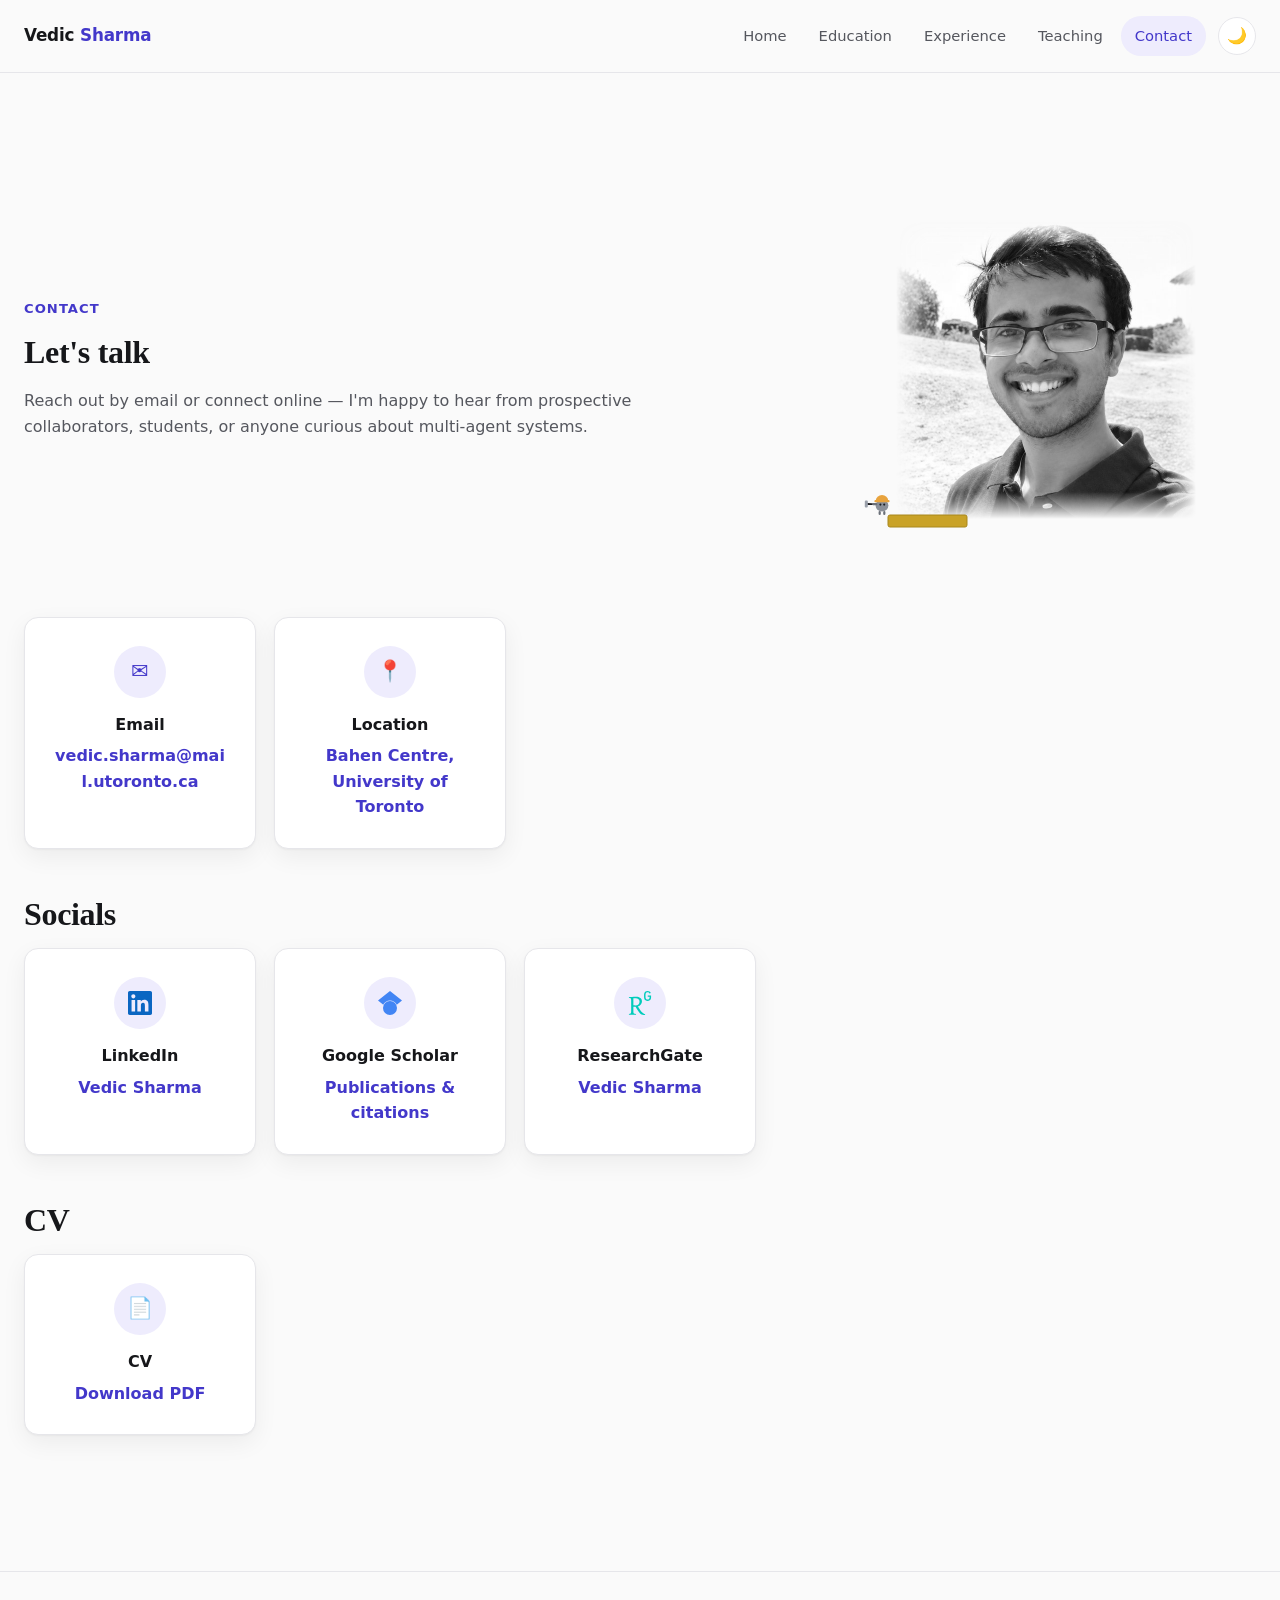
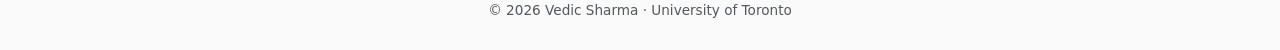
<file: contact.html>
<!DOCTYPE html>
<html lang="en">
<head>
<meta charset="UTF-8" />
<meta name="viewport" content="width=device-width, initial-scale=1.0" />
<title>Contact — Vedic Sharma</title>
<meta name="description" content="Get in touch with Vedic Sharma, PhD candidate in Computer Science at the University of Toronto." />
<link rel="stylesheet" href="css/style.css" />
</head>
<body>

<header class="site-header">
  <nav class="nav">
    <a class="brand" href="index.html">Vedic <span>Sharma</span></a>
    <button class="nav-toggle" aria-label="Toggle menu">☰</button>
    <div class="nav-links">
      <a href="index.html">Home</a>
      <a href="education.html">Education</a>
      <a href="experience.html">Experience</a>
      <a href="teaching.html">Teaching</a>
      <a href="contact.html" class="active">Contact</a>
      <button class="theme-toggle" aria-label="Toggle dark mode">🌙</button>
    </div>
  </nav>
</header>

<main>
  <div class="wrap">
    <section class="block" style="padding-top:56px;">
      <div class="contact-intro">
        <div class="section-head">
          <div class="kicker">Contact</div>
          <h2>Let's talk</h2>
          <p>Reach out by email or connect online — I'm happy to hear from prospective
          collaborators, students, or anyone curious about multi-agent systems.</p>
        </div>
        <div class="hero-photo">
          <img src="assets/headshot.jpg" width="600" height="600"
               alt="Vedic Sharma" />
        </div>
      </div>

      <div class="contact-grid">
        <div class="contact-card reveal">
          <div class="icon">✉️</div>
          <h3>Email</h3>
          <a class="value" href="mailto:vedic.sharma@mail.utoronto.ca">vedic.sharma@mail.utoronto.ca</a>
        </div>
        <div class="contact-card reveal">
          <div class="icon">📍</div>
          <h3>Location</h3>
          <a class="value" href="https://www.google.com/maps/search/?api=1&query=Bahen+Centre+for+Information+Technology%2C+40+St+George+St%2C+Toronto%2C+ON" target="_blank" rel="noopener">Bahen Centre, University of Toronto</a>
        </div>
      </div>

      <h2 class="contact-category-head">Socials</h2>

      <div class="contact-grid">
        <div class="contact-card reveal">
          <div class="icon brand-icon">
            <svg viewBox="0 0 24 24" role="img" aria-label="LinkedIn"><title>LinkedIn</title><path fill="#0A66C2" d="M20.447 20.452h-3.554v-5.569c0-1.328-.027-3.037-1.852-3.037-1.853 0-2.136 1.445-2.136 2.939v5.667H9.351V9h3.414v1.561h.046c.477-.9 1.637-1.85 3.37-1.85 3.601 0 4.267 2.37 4.267 5.455v6.286zM5.337 7.433c-1.144 0-2.063-.926-2.063-2.065 0-1.138.92-2.063 2.063-2.063 1.14 0 2.064.925 2.064 2.063 0 1.139-.925 2.065-2.064 2.065zm1.782 13.019H3.555V9h3.564v11.452zM22.225 0H1.771C.792 0 0 .774 0 1.729v20.542C0 23.227.792 24 1.771 24h20.451C23.2 24 24 23.227 24 22.271V1.729C24 .774 23.2 0 22.222 0h.003z"/></svg>
          </div>
          <h3>LinkedIn</h3>
          <a class="value" href="https://www.linkedin.com/in/vedic-sharma-9565b9103/" target="_blank" rel="noopener">Vedic Sharma</a>
        </div>
        <div class="contact-card reveal">
          <div class="icon brand-icon">
            <svg viewBox="0 0 24 24" role="img" aria-label="Google Scholar"><title>Google Scholar</title><path fill="#4285F4" d="M5.242 13.769L0 9.5 12 0l12 9.5-5.242 4.269C17.548 11.249 14.978 9.5 12 9.5c-2.977 0-5.548 1.748-6.758 4.269zM12 10a7 7 0 1 0 0 14 7 7 0 0 0 0-14z"/></svg>
          </div>
          <h3>Google Scholar</h3>
          <a class="value" href="https://scholar.google.com/citations?user=WPp9QFkAAAAJ&hl=en&authuser=1" target="_blank" rel="noopener">Publications & citations</a>
        </div>
        <div class="contact-card reveal">
          <div class="icon brand-icon">
            <svg viewBox="0 0 24 24" role="img" aria-label="ResearchGate"><title>ResearchGate</title><path fill="#00CCBB" d="M19.586 0c-.818 0-1.508.19-2.073.565-.563.377-.97.936-1.213 1.68a3.193 3.193 0 0 0-.112.437 8.365 8.365 0 0 0-.078.53 9 9 0 0 0-.05.727c-.01.282-.013.621-.013 1.016a31.121 31.123 0 0 0 .014 1.017 9 9 0 0 0 .05.727 7.946 7.946 0 0 0 .077.53h-.005a3.334 3.334 0 0 0 .113.438c.245.743.65 1.303 1.214 1.68.565.376 1.256.564 2.075.564.8 0 1.536-.213 2.105-.603.57-.39.94-.916 1.175-1.65.076-.235.135-.558.177-.93a10.9 10.9 0 0 0 .043-1.207v-.82c0-.095-.047-.142-.14-.142h-3.064c-.094 0-.14.047-.14.141v.956c0 .094.046.14.14.14h1.666c.056 0 .084.03.084.086 0 .36 0 .62-.036.865-.038.244-.1.447-.147.606-.108.385-.348.664-.638.876-.29.212-.738.35-1.227.35-.545 0-.901-.15-1.21-.353-.306-.203-.517-.454-.67-.915a3.136 3.136 0 0 1-.147-.762 17.366 17.367 0 0 1-.034-.656c-.01-.26-.014-.572-.014-.939a26.401 26.403 0 0 1 .014-.938 15.821 15.822 0 0 1 .035-.656 3.19 3.19 0 0 1 .148-.76 1.89 1.89 0 0 1 .742-1.01c.344-.244.593-.352 1.137-.352.508 0 .815.096 1.144.303.33.207.528.492.764.925.047.094.111.118.198.07l1.044-.43c.075-.048.09-.115.042-.199a3.549 3.549 0 0 0-.466-.742 3 3 0 0 0-.679-.607 3.313 3.313 0 0 0-.903-.41A4.068 4.068 0 0 0 19.586 0zM8.217 5.836c-1.69 0-3.036.086-4.297.086-1.146 0-2.291 0-3.007-.029v.831l1.088.2c.744.144 1.174.488 1.174 2.264v11.288c0 1.777-.43 2.12-1.174 2.263l-1.088.2v.832c.773-.029 2.12-.086 3.465-.086 1.29 0 2.951.057 3.667.086v-.831l-1.49-.2c-.773-.115-1.174-.487-1.174-2.264v-4.784c.688.057 1.29.057 2.206.057 1.748 3.123 3.41 5.472 4.355 6.56.86 1.032 2.177 1.691 3.839 1.691.487 0 1.003-.086 1.318-.23v-.744c-1.031 0-2.063-.716-2.808-1.518-1.26-1.376-2.95-3.582-4.355-6.074 2.32-.545 4.04-2.722 4.04-4.9 0-3.208-2.492-4.698-5.758-4.698zm-.515 1.29c2.406 0 3.839 1.26 3.839 3.552 0 2.263-1.547 3.782-4.097 3.782-.974 0-1.404-.03-2.063-.086v-7.19c.66-.059 1.547-.059 2.32-.059z"/></svg>
          </div>
          <h3>ResearchGate</h3>
          <a class="value" href="https://www.researchgate.net/profile/Vedic-Sharma/research" target="_blank" rel="noopener">Vedic Sharma</a>
        </div>
      </div>

      <h2 class="contact-category-head">CV</h2>

      <div class="contact-grid">
        <div class="contact-card reveal">
          <div class="icon">📄</div>
          <h3>CV</h3>
          <a class="value" href="cv.pdf" target="_blank" rel="noopener">Download PDF</a>
        </div>
      </div>
    </section>
  </div>
</main>

<footer>
  <div class="wrap">© 2026 Vedic Sharma · University of Toronto</div>
</footer>

<script src="js/main.js"></script>
<script src="js/hero-frame.js"></script>
</body>
</html>
</file>
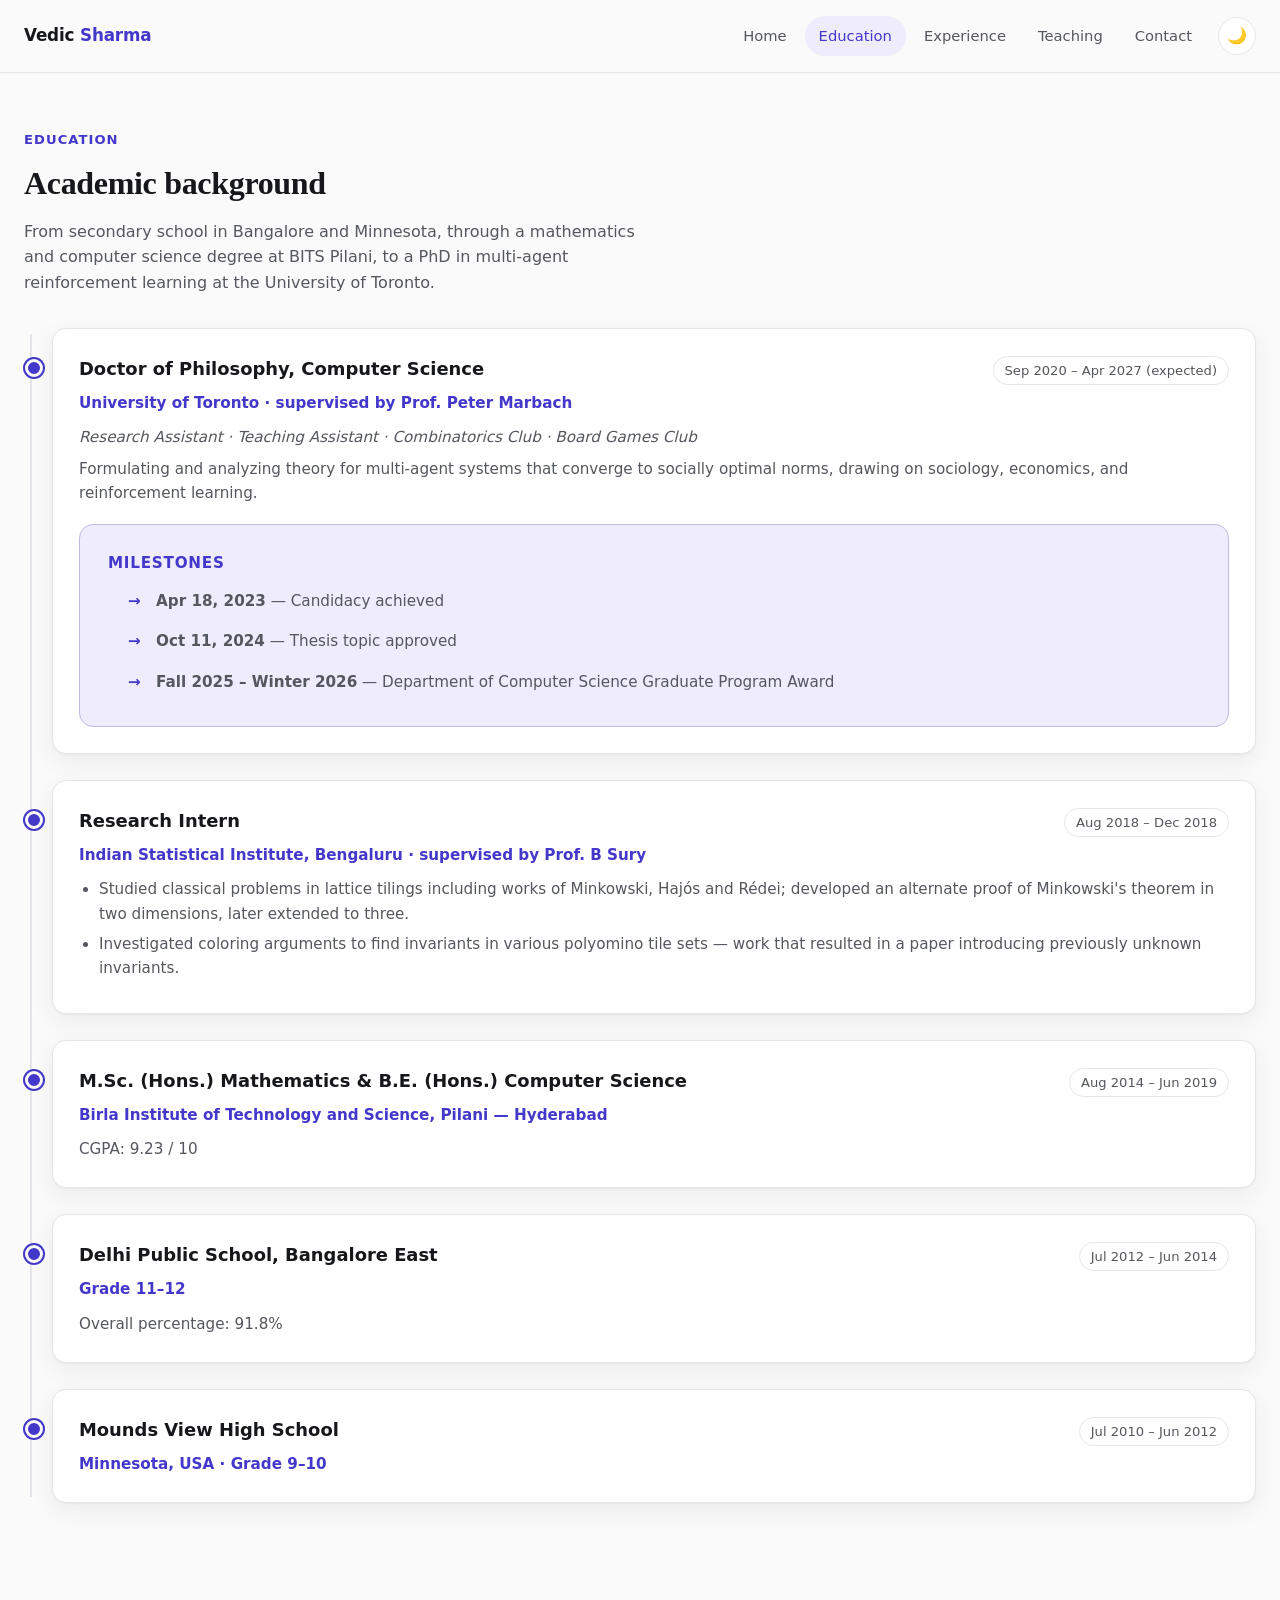
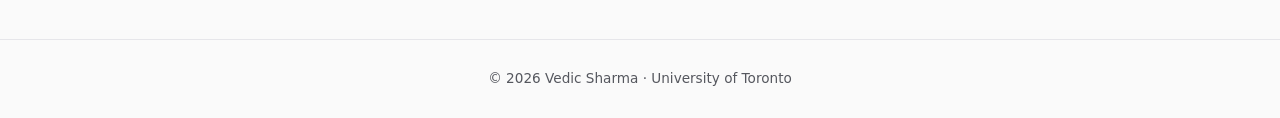
<file: education.html>
<!DOCTYPE html>
<html lang="en">
<head>
<meta charset="UTF-8" />
<meta name="viewport" content="width=device-width, initial-scale=1.0" />
<title>Education — Vedic Sharma</title>
<meta name="description" content="Education background of Vedic Sharma: PhD at University of Toronto, Research Internship at the Indian Statistical Institute, and M.Sc./B.E. at BITS Pilani." />
<link rel="stylesheet" href="css/style.css" />
</head>
<body>

<header class="site-header">
  <nav class="nav">
    <a class="brand" href="index.html">Vedic <span>Sharma</span></a>
    <button class="nav-toggle" aria-label="Toggle menu">☰</button>
    <div class="nav-links">
      <a href="index.html">Home</a>
      <a href="education.html" class="active">Education</a>
      <a href="experience.html">Experience</a>
      <a href="teaching.html">Teaching</a>
      <a href="contact.html">Contact</a>
      <button class="theme-toggle" aria-label="Toggle dark mode">🌙</button>
    </div>
  </nav>
</header>

<main>
  <div class="wrap">
    <section class="block" style="padding-top:56px;">
      <div class="section-head">
        <div class="kicker">Education</div>
        <h2>Academic background</h2>
        <p>From secondary school in Bangalore and Minnesota, through a mathematics and computer science
        degree at BITS Pilani, to a PhD in multi-agent reinforcement learning at the University of Toronto.</p>
      </div>

      <div class="timeline">
        <div class="card reveal">
          <div class="card-row">
            <h3>Doctor of Philosophy, Computer Science</h3>
            <span class="dates">Sep 2020 – Apr 2027 (expected)</span>
          </div>
          <div class="org">University of Toronto · supervised by Prof. Peter Marbach</div>
          <p class="tagline" style="margin-top:10px;">Research Assistant · Teaching Assistant · Combinatorics Club · Board Games Club</p>
          <p>
            Formulating and analyzing theory for multi-agent systems that converge to socially
            optimal norms, drawing on sociology, economics, and reinforcement learning.
          </p>
          <div class="highlight-box" style="margin-top:18px;">
            <h4>Milestones</h4>
            <ul>
              <li><strong>Apr 18, 2023</strong> — Candidacy achieved</li>
              <li><strong>Oct 11, 2024</strong> — Thesis topic approved</li>
              <li><strong>Fall 2025 – Winter 2026</strong> — Department of Computer Science Graduate Program Award</li>
            </ul>
          </div>
        </div>

        <div class="card reveal">
          <div class="card-row">
            <h3>Research Intern</h3>
            <span class="dates">Aug 2018 – Dec 2018</span>
          </div>
          <div class="org">Indian Statistical Institute, Bengaluru · supervised by Prof. B Sury</div>
          <ul>
            <li>Studied classical problems in lattice tilings including works of Minkowski, Hajós and
              Rédei; developed an alternate proof of Minkowski's theorem in two dimensions, later
              extended to three.</li>
            <li>Investigated coloring arguments to find invariants in various polyomino tile sets —
              work that resulted in a paper introducing previously unknown invariants.</li>
          </ul>
        </div>

        <div class="card reveal">
          <div class="card-row">
            <h3>M.Sc. (Hons.) Mathematics &amp; B.E. (Hons.) Computer Science</h3>
            <span class="dates">Aug 2014 – Jun 2019</span>
          </div>
          <div class="org">Birla Institute of Technology and Science, Pilani — Hyderabad</div>
          <p style="margin-top:10px;">CGPA: 9.23 / 10</p>
        </div>

        <div class="card reveal">
          <div class="card-row">
            <h3>Delhi Public School, Bangalore East</h3>
            <span class="dates">Jul 2012 – Jun 2014</span>
          </div>
          <div class="org">Grade 11–12</div>
          <p style="margin-top:10px;">Overall percentage: 91.8%</p>
        </div>

        <div class="card reveal">
          <div class="card-row">
            <h3>Mounds View High School</h3>
            <span class="dates">Jul 2010 – Jun 2012</span>
          </div>
          <div class="org">Minnesota, USA · Grade 9–10</div>
        </div>
      </div>
    </section>
  </div>
</main>

<footer>
  <div class="wrap">© 2026 Vedic Sharma · University of Toronto</div>
</footer>

<script src="js/main.js"></script>
</body>
</html>
</file>
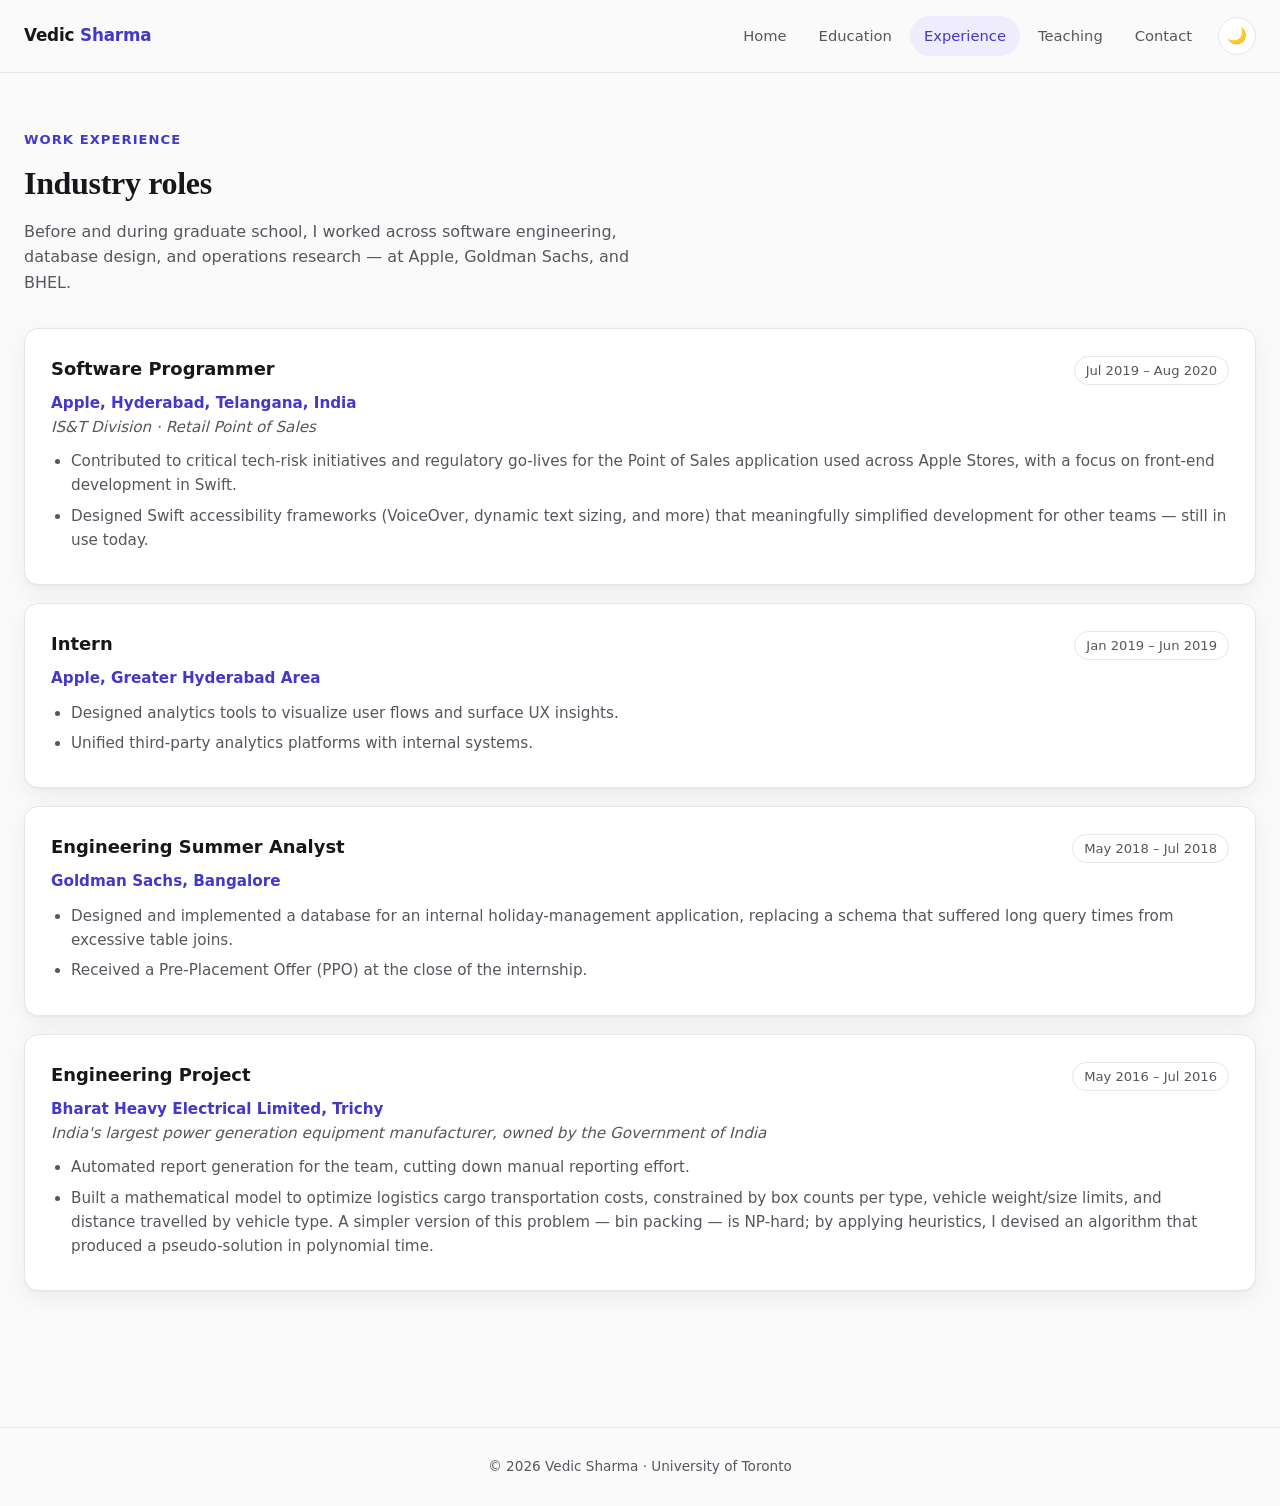
<file: experience.html>
<!DOCTYPE html>
<html lang="en">
<head>
<meta charset="UTF-8" />
<meta name="viewport" content="width=device-width, initial-scale=1.0" />
<title>Work Experience — Vedic Sharma</title>
<meta name="description" content="Work experience of Vedic Sharma, including roles at Apple, Goldman Sachs, and Bharat Heavy Electrical Limited." />
<link rel="stylesheet" href="css/style.css" />
</head>
<body>

<header class="site-header">
  <nav class="nav">
    <a class="brand" href="index.html">Vedic <span>Sharma</span></a>
    <button class="nav-toggle" aria-label="Toggle menu">☰</button>
    <div class="nav-links">
      <a href="index.html">Home</a>
      <a href="education.html">Education</a>
      <a href="experience.html" class="active">Experience</a>
      <a href="teaching.html">Teaching</a>
      <a href="contact.html">Contact</a>
      <button class="theme-toggle" aria-label="Toggle dark mode">🌙</button>
    </div>
  </nav>
</header>

<main>
  <div class="wrap">
    <section class="block" style="padding-top:56px;">
      <div class="section-head">
        <div class="kicker">Work Experience</div>
        <h2>Industry roles</h2>
        <p>Before and during graduate school, I worked across software engineering, database design,
        and operations research — at Apple, Goldman Sachs, and BHEL.</p>
      </div>

      <div class="card-grid">
        <div class="card reveal">
          <div class="card-row">
            <h3>Software Programmer</h3>
            <span class="dates">Jul 2019 – Aug 2020</span>
          </div>
          <div class="org">Apple, Hyderabad, Telangana, India</div>
          <p class="tagline">IS&amp;T Division · Retail Point of Sales</p>
          <ul>
            <li>Contributed to critical tech-risk initiatives and regulatory go-lives for the Point of
              Sales application used across Apple Stores, with a focus on front-end development in
              Swift.</li>
            <li>Designed Swift accessibility frameworks (VoiceOver, dynamic text sizing, and more)
              that meaningfully simplified development for other teams — still in use today.</li>
          </ul>
        </div>

        <div class="card reveal">
          <div class="card-row">
            <h3>Intern</h3>
            <span class="dates">Jan 2019 – Jun 2019</span>
          </div>
          <div class="org">Apple, Greater Hyderabad Area</div>
          <ul>
            <li>Designed analytics tools to visualize user flows and surface UX insights.</li>
            <li>Unified third-party analytics platforms with internal systems.</li>
          </ul>
        </div>

        <div class="card reveal">
          <div class="card-row">
            <h3>Engineering Summer Analyst</h3>
            <span class="dates">May 2018 – Jul 2018</span>
          </div>
          <div class="org">Goldman Sachs, Bangalore</div>
          <ul>
            <li>Designed and implemented a database for an internal holiday-management application,
              replacing a schema that suffered long query times from excessive table joins.</li>
            <li>Received a Pre-Placement Offer (PPO) at the close of the internship.</li>
          </ul>
        </div>

        <div class="card reveal">
          <div class="card-row">
            <h3>Engineering Project</h3>
            <span class="dates">May 2016 – Jul 2016</span>
          </div>
          <div class="org">Bharat Heavy Electrical Limited, Trichy</div>
          <p class="tagline">India's largest power generation equipment manufacturer, owned by the Government of India</p>
          <ul>
            <li>Automated report generation for the team, cutting down manual reporting effort.</li>
            <li>Built a mathematical model to optimize logistics cargo transportation costs, constrained
              by box counts per type, vehicle weight/size limits, and distance travelled by vehicle
              type. A simpler version of this problem — bin packing — is NP-hard; by applying heuristics,
              I devised an algorithm that produced a pseudo-solution in polynomial time.</li>
          </ul>
        </div>
      </div>
    </section>
  </div>
</main>

<footer>
  <div class="wrap">© 2026 Vedic Sharma · University of Toronto</div>
</footer>

<script src="js/main.js"></script>
</body>
</html>
</file>
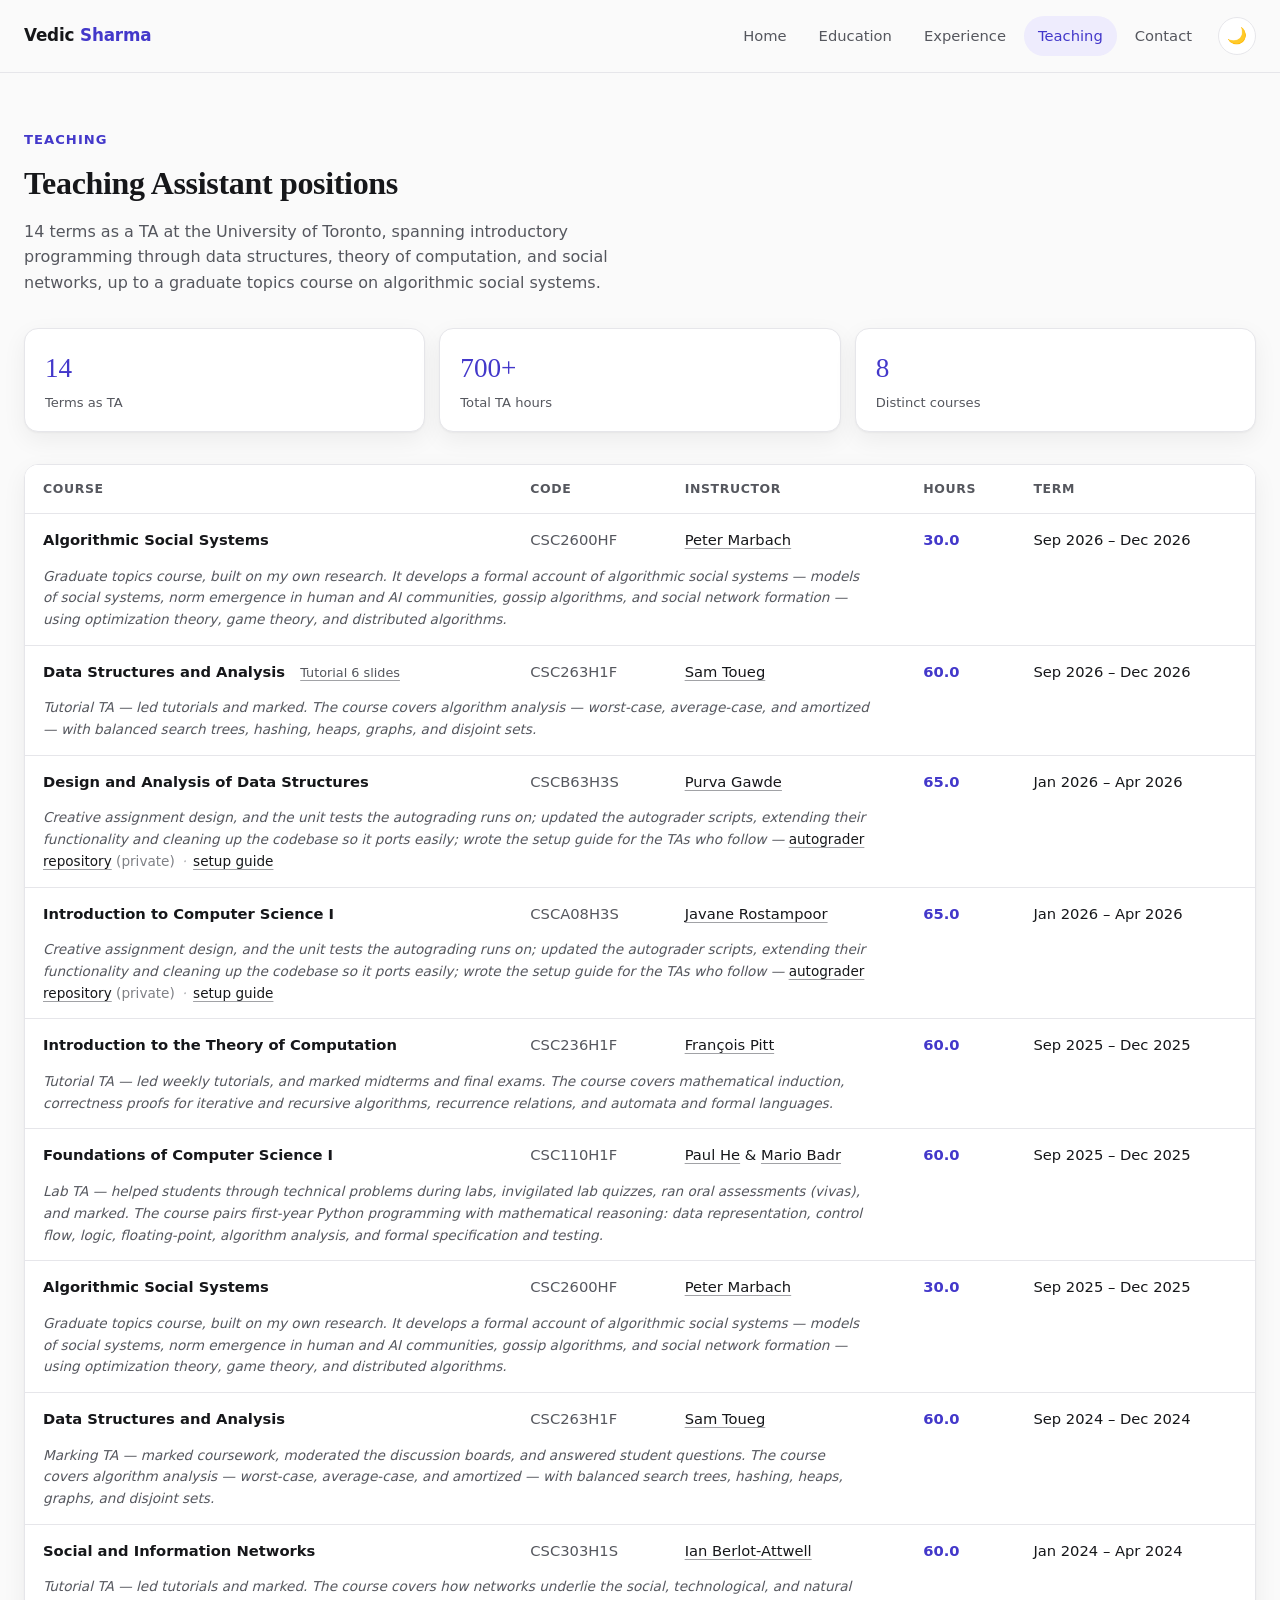
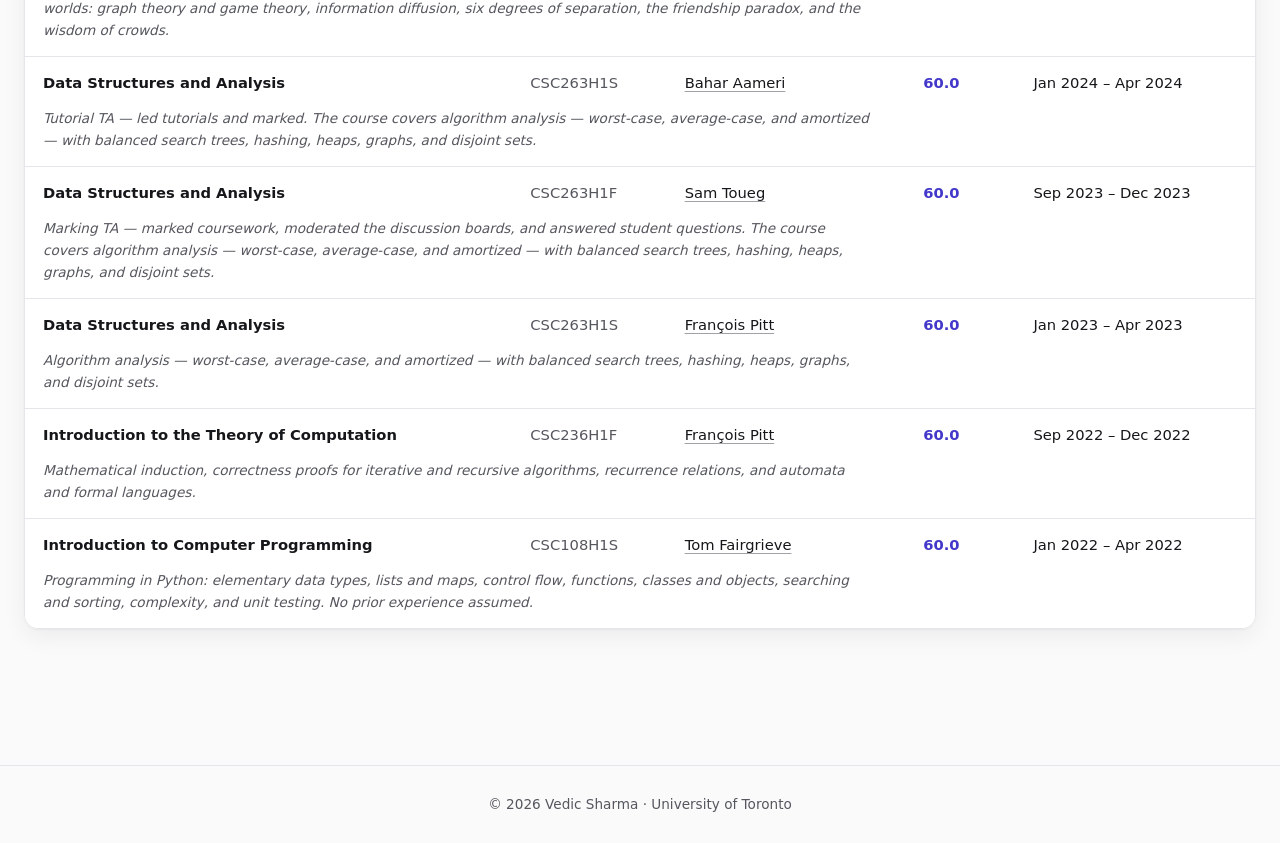
<file: teaching.html>
<!DOCTYPE html>
<html lang="en">
<head>
<meta charset="UTF-8" />
<meta name="viewport" content="width=device-width, initial-scale=1.0" />
<title>Teaching — Vedic Sharma</title>
<meta name="description" content="Teaching Assistant positions held by Vedic Sharma as a PhD student at the University of Toronto." />
<link rel="stylesheet" href="css/style.css" />
</head>
<body>

<header class="site-header">
  <nav class="nav">
    <a class="brand" href="index.html">Vedic <span>Sharma</span></a>
    <button class="nav-toggle" aria-label="Toggle menu">☰</button>
    <div class="nav-links">
      <a href="index.html">Home</a>
      <a href="education.html">Education</a>
      <a href="experience.html">Experience</a>
      <a href="teaching.html" class="active">Teaching</a>
      <a href="contact.html">Contact</a>
      <button class="theme-toggle" aria-label="Toggle dark mode">🌙</button>
    </div>
  </nav>
</header>

<main>
  <div class="wrap">
    <section class="block" style="padding-top:56px;">
      <div class="section-head">
        <div class="kicker">Teaching</div>
        <h2>Teaching Assistant positions</h2>
        <p>14 terms as a TA at the University of Toronto, spanning introductory programming through
        data structures, theory of computation, and social networks, up to a graduate topics course
        on algorithmic social systems.</p>
      </div>

      <div class="stat-row reveal" style="margin-top:0; margin-bottom:32px;">
        <div class="stat"><div class="num">14</div><div class="label">Terms as TA</div></div>
        <div class="stat"><div class="num">700+</div><div class="label">Total TA hours</div></div>
        <div class="stat"><div class="num">8</div><div class="label">Distinct courses</div></div>
      </div>

      <div class="table-wrap reveal">
        <table class="teach">
          <thead>
            <tr>
              <th>Course</th>
              <th>Code</th>
              <th>Instructor</th>
              <th>Hours</th>
              <th>Term</th>
            </tr>
          </thead>
          <tbody>
            <tr>
              <td class="course">Algorithmic Social Systems</td>
              <td class="code">CSC2600HF</td>
              <td class="instructor"><a href="https://www.cs.toronto.edu/~marbach/" target="_blank" rel="noopener">Peter Marbach</a></td>
              <td class="hours">30.0</td>
              <td>Sep 2026 – Dec 2026</td>
            </tr>
            <tr class="teach-note-row"><td class="teach-note" colspan="5"><span class="teach-note-body">Graduate topics course, built on my own research. It develops a formal account of algorithmic social systems — models of social systems, norm emergence in human and AI communities, gossip algorithms, and social network formation — using optimization theory, game theory, and distributed algorithms.</span></td></tr>
            <tr>
              <td class="course">Data Structures and Analysis <a class="course-link" href="tutorials/csc263-t6-disjoint-sets/" target="_blank" rel="noopener">Tutorial 6 slides</a></td>
              <td class="code">CSC263H1F</td>
              <td class="instructor"><a href="https://web.cs.toronto.edu/people/faculty-directory" target="_blank" rel="noopener">Sam Toueg</a></td>
              <td class="hours">60.0</td>
              <td>Sep 2026 – Dec 2026</td>
            </tr>
            <tr class="teach-note-row"><td class="teach-note" colspan="5"><span class="teach-note-body">Tutorial TA — led tutorials and marked. The course covers algorithm analysis — worst-case, average-case, and amortized — with balanced search trees, hashing, heaps, graphs, and disjoint sets.</span></td></tr>
            <tr>
              <td class="course">Design and Analysis of Data Structures</td>
              <td class="code">CSCB63H3S</td>
              <td class="instructor"><a href="https://www.utsc.utoronto.ca/cms/purva-gawde" target="_blank" rel="noopener">Purva Gawde</a></td>
              <td class="hours">65.0</td>
              <td>Jan 2026 – Apr 2026</td>
            </tr>
            <tr class="teach-note-row"><td class="teach-note" colspan="5"><span class="teach-note-body">Creative assignment design, and the unit tests the autograding runs on; updated the autograder scripts, extending their functionality and cleaning up the codebase so it ports easily; wrote the setup guide for the TAs who follow — <a href="https://github.com/sharmavedic/autograder" target="_blank" rel="noopener">autograder repository</a> <span class="teach-note-flag">(private)</span><span class="sep">·</span><a href="https://docs.google.com/document/d/10kKdmZ3zGNvWFRN3wNj9UJCTKl661CtYCUSby89HX10/edit" target="_blank" rel="noopener">setup guide</a></span></td></tr>
            <tr>
              <td class="course">Introduction to Computer Science I</td>
              <td class="code">CSCA08H3S</td>
              <td class="instructor"><a href="https://www.utsc.utoronto.ca/cms/javane-rostampoor" target="_blank" rel="noopener">Javane Rostampoor</a></td>
              <td class="hours">65.0</td>
              <td>Jan 2026 – Apr 2026</td>
            </tr>
            <tr class="teach-note-row"><td class="teach-note" colspan="5"><span class="teach-note-body">Creative assignment design, and the unit tests the autograding runs on; updated the autograder scripts, extending their functionality and cleaning up the codebase so it ports easily; wrote the setup guide for the TAs who follow — <a href="https://github.com/sharmavedic/autograder" target="_blank" rel="noopener">autograder repository</a> <span class="teach-note-flag">(private)</span><span class="sep">·</span><a href="https://docs.google.com/document/d/10kKdmZ3zGNvWFRN3wNj9UJCTKl661CtYCUSby89HX10/edit" target="_blank" rel="noopener">setup guide</a></span></td></tr>
            <tr>
              <td class="course">Introduction to the Theory of Computation</td>
              <td class="code">CSC236H1F</td>
              <td class="instructor"><a href="https://www.cs.toronto.edu/~fpitt/" target="_blank" rel="noopener">François Pitt</a></td>
              <td class="hours">60.0</td>
              <td>Sep 2025 – Dec 2025</td>
            </tr>
            <tr class="teach-note-row"><td class="teach-note" colspan="5"><span class="teach-note-body">Tutorial TA — led weekly tutorials, and marked midterms and final exams. The course covers mathematical induction, correctness proofs for iterative and recursive algorithms, recurrence relations, and automata and formal languages.</span></td></tr>
            <tr>
              <td class="course">Foundations of Computer Science I</td>
              <td class="code">CSC110H1F</td>
              <td class="instructor"><a href="https://paulhe.com/" target="_blank" rel="noopener">Paul He</a> &amp; <a href="https://www.cs.toronto.edu/~mbadr/" target="_blank" rel="noopener">Mario Badr</a></td>
              <td class="hours">60.0</td>
              <td>Sep 2025 – Dec 2025</td>
            </tr>
            <tr class="teach-note-row"><td class="teach-note" colspan="5"><span class="teach-note-body">Lab TA — helped students through technical problems during labs, invigilated lab quizzes, ran oral assessments (vivas), and marked. The course pairs first-year Python programming with mathematical reasoning: data representation, control flow, logic, floating-point, algorithm analysis, and formal specification and testing.</span></td></tr>
            <tr>
              <td class="course">Algorithmic Social Systems</td>
              <td class="code">CSC2600HF</td>
              <td class="instructor"><a href="https://www.cs.toronto.edu/~marbach/" target="_blank" rel="noopener">Peter Marbach</a></td>
              <td class="hours">30.0</td>
              <td>Sep 2025 – Dec 2025</td>
            </tr>
            <tr class="teach-note-row"><td class="teach-note" colspan="5"><span class="teach-note-body">Graduate topics course, built on my own research. It develops a formal account of algorithmic social systems — models of social systems, norm emergence in human and AI communities, gossip algorithms, and social network formation — using optimization theory, game theory, and distributed algorithms.</span></td></tr>
            <tr>
              <td class="course">Data Structures and Analysis</td>
              <td class="code">CSC263H1F</td>
              <td class="instructor"><a href="https://web.cs.toronto.edu/people/faculty-directory" target="_blank" rel="noopener">Sam Toueg</a></td>
              <td class="hours">60.0</td>
              <td>Sep 2024 – Dec 2024</td>
            </tr>
            <tr class="teach-note-row"><td class="teach-note" colspan="5"><span class="teach-note-body">Marking TA — marked coursework, moderated the discussion boards, and answered student questions. The course covers algorithm analysis — worst-case, average-case, and amortized — with balanced search trees, hashing, heaps, graphs, and disjoint sets.</span></td></tr>
            <tr>
              <td class="course">Social and Information Networks</td>
              <td class="code">CSC303H1S</td>
              <td class="instructor"><a href="https://www.cs.toronto.edu/~ianberlot/" target="_blank" rel="noopener">Ian Berlot-Attwell</a></td>
              <td class="hours">60.0</td>
              <td>Jan 2024 – Apr 2024</td>
            </tr>
            <tr class="teach-note-row"><td class="teach-note" colspan="5"><span class="teach-note-body">Tutorial TA — led tutorials and marked. The course covers how networks underlie the social, technological, and natural worlds: graph theory and game theory, information diffusion, six degrees of separation, the friendship paradox, and the wisdom of crowds.</span></td></tr>
            <tr>
              <td class="course">Data Structures and Analysis</td>
              <td class="code">CSC263H1S</td>
              <td class="instructor"><a href="https://www.cs.toronto.edu/~bahar/" target="_blank" rel="noopener">Bahar Aameri</a></td>
              <td class="hours">60.0</td>
              <td>Jan 2024 – Apr 2024</td>
            </tr>
            <tr class="teach-note-row"><td class="teach-note" colspan="5"><span class="teach-note-body">Tutorial TA — led tutorials and marked. The course covers algorithm analysis — worst-case, average-case, and amortized — with balanced search trees, hashing, heaps, graphs, and disjoint sets.</span></td></tr>
            <tr>
              <td class="course">Data Structures and Analysis</td>
              <td class="code">CSC263H1F</td>
              <td class="instructor"><a href="https://web.cs.toronto.edu/people/faculty-directory" target="_blank" rel="noopener">Sam Toueg</a></td>
              <td class="hours">60.0</td>
              <td>Sep 2023 – Dec 2023</td>
            </tr>
            <tr class="teach-note-row"><td class="teach-note" colspan="5"><span class="teach-note-body">Marking TA — marked coursework, moderated the discussion boards, and answered student questions. The course covers algorithm analysis — worst-case, average-case, and amortized — with balanced search trees, hashing, heaps, graphs, and disjoint sets.</span></td></tr>
            <tr>
              <td class="course">Data Structures and Analysis</td>
              <td class="code">CSC263H1S</td>
              <td class="instructor"><a href="https://www.cs.toronto.edu/~fpitt/" target="_blank" rel="noopener">François Pitt</a></td>
              <td class="hours">60.0</td>
              <td>Jan 2023 – Apr 2023</td>
            </tr>
            <tr class="teach-note-row"><td class="teach-note" colspan="5"><span class="teach-note-body">Algorithm analysis — worst-case, average-case, and amortized — with balanced search trees, hashing, heaps, graphs, and disjoint sets.</span></td></tr>
            <tr>
              <td class="course">Introduction to the Theory of Computation</td>
              <td class="code">CSC236H1F</td>
              <td class="instructor"><a href="https://www.cs.toronto.edu/~fpitt/" target="_blank" rel="noopener">François Pitt</a></td>
              <td class="hours">60.0</td>
              <td>Sep 2022 – Dec 2022</td>
            </tr>
            <tr class="teach-note-row"><td class="teach-note" colspan="5"><span class="teach-note-body">Mathematical induction, correctness proofs for iterative and recursive algorithms, recurrence relations, and automata and formal languages.</span></td></tr>
            <tr>
              <td class="course">Introduction to Computer Programming</td>
              <td class="code">CSC108H1S</td>
              <td class="instructor"><a href="https://www.cs.toronto.edu/~tff/" target="_blank" rel="noopener">Tom Fairgrieve</a></td>
              <td class="hours">60.0</td>
              <td>Jan 2022 – Apr 2022</td>
            </tr>
            <tr class="teach-note-row"><td class="teach-note" colspan="5"><span class="teach-note-body">Programming in Python: elementary data types, lists and maps, control flow, functions, classes and objects, searching and sorting, complexity, and unit testing. No prior experience assumed.</span></td></tr>
          </tbody>
        </table>
      </div>
    </section>
  </div>
</main>

<footer>
  <div class="wrap">© 2026 Vedic Sharma · University of Toronto</div>
</footer>

<script src="js/main.js"></script>
</body>
</html>
</file>
<file: css/style.css>
/* ===== Design tokens ===== */
:root {
  --bg: #fafafa;
  --bg-alt: #ffffff;
  --bg-raised: #ffffff;
  --text: #16171a;
  --text-muted: #55575e;
  --border: #e6e6ea;
  --primary: #4338ca;
  --primary-hover: #3730a3;
  --primary-tint: #eeecfd;
  --accent: #f59e0b;
  --accent-tint: #fef3e0;
  --shadow: 0 1px 2px rgba(16, 17, 25, 0.04), 0 8px 24px rgba(16, 17, 25, 0.06);
  --shadow-hover: 0 4px 10px rgba(16, 17, 25, 0.06), 0 16px 36px rgba(16, 17, 25, 0.10);
  --radius: 14px;
  /* Page measure: how wide the content runs before the background margins
     start. Lower = more empty space at the left and right edges. */
  --max-width: 1280px;
  /* Left and right padding inside the pasture card — the knob for breathing
     room at its sides. Raising it WIDENS the card; the drawing inside stays
     at its natural 400px either way. */
  --commons-pad: 22px;
  /* Width of the control rail (slider + buttons) beside the pasture. */
  --commons-rail: 74px;
  /* Derived: drawing + rail + gap + padding + the card's 1px border either
     side, so the card is always exactly as wide as what it holds. */
  --commons-card: calc(400px + var(--commons-rail) + 10px + 2 * var(--commons-pad) + 2px);
  /* The column it sits in: the card plus 33px of slack either side, which is
     what lets it centre. */
  --commons-col: calc(var(--commons-card) + 66px);
  /* Project 01's card, built the same way: drawing + padding + border. */
  /* Project 02's card holds a 480px-wide drawing: one 228px pasture beside its
     label column, stacked twice, with the harvest chart under both. 480 is the
     width of Project 01's box on purpose, so the two cards match. */
  --norms-pad: 22px;
  --norms-card: calc(480px + 2 * var(--norms-pad) + 2px);
  --norms-col: calc(var(--norms-card) + 66px);
  --shepherds-pad: 22px;
  --shepherds-card: calc(480px + 2 * var(--shepherds-pad) + 2px);
  --shepherds-col: calc(var(--shepherds-card) + 66px);
  /* Project 03's card: three pastures side by side plus the harvest chart
     under all three. Sized from its drawing, like every other card — the
     viewBox is 1000 wide, so the card is 1000 + padding + border. It used to
     be derived from --max-width instead (the full 1232px page measure), which
     made it both wider than it needed to be and impossible to centre on the
     content above it. */
  --dynamics-pad: 20px;
  --dynamics-card: calc(1000px + 2 * var(--dynamics-pad) + 2px);
  /* The key card is centred in its own column, so the prose + key block above
     stops this far short of the grid's right edge. */
  --key-slack: calc((var(--norms-col) - var(--norms-card)) / 2);
  --font-sans: "Inter", "Segoe UI", system-ui, -apple-system, sans-serif;
  --font-serif: "Source Serif 4", Georgia, "Times New Roman", serif;
  /* Pasture palette: bare (grazed-out) -> lush grass */
  --grass-bare: #ffffff;
  --grass-full: #15803d;
  --pasture-line: #d8dad8;
  /* Herd-size options 1-4, used for both the shepherds' cloaks and the chart
     bars. Validated as a categorical palette against the light surface. */
  --opt-1: #6366f1;
  --opt-2: #14b8a6;
  --opt-3: #e0a021;
  --opt-4: #e05a8a;
  /* Project 02's two norms: validated as a categorical pair against both
     surfaces, so unlike --opt-2/3 they need no dark-mode step. */
  --norm-fixed: #e05a8a;
  --norm-adaptive: #6366f1;
  /* Semantic alarm colour, for the one word in a tagline that carries the
     outcome. Deliberately NOT --opt-4: that pink is a series colour (shepherd
     4's cloak, the fixed norm), and text must never borrow one. 6.47:1 on the
     light card, 6.12:1 on the dark one — both clear the muted text it sits in. */
  --danger: #b91c1c;
  /* Hero photo's blob builders. Their own tokens rather than borrowed ones:
     this is decorative illustration, and the site's rule is that nothing
     borrows a series colour (--opt-N) except the series that owns it.
     --hero-frame is a warm neutral so the frame reads as a mount rather than
     as a UI border; the hat is the one saturated note. */
  --hero-frame: #c9a227;
  --hero-frame-edge: #a8871d;
  --hero-worker: #8a8f98;
  --hero-worker-dark: #6b7079;
  --hero-worker-eye: #1c1d21;
  --hero-hat: #e8a33d;
  --hero-hammer: #9aa0aa;
  --hero-puff: #b9bcc4;
  --hero-drop: #7fb2e0;
  /* The empty plot's boundary. Asked for as "thin white" — white is literally
     invisible on the light page ground (#f7f7f8), so light mode uses the
     lightest neutral that still reads as a drawn line and dark mode gets the
     white it was asked for. */
  --hero-ladder: #9a6b3f;
  --hero-vehicle: #c2543f;
  --hero-vehicle-dark: #8f3a2c;
  /* Velvet, not flat red: a deep, slightly desaturated base so there is room
     for both a near-black shadow fold and a warm pink-red shine fold above
     it — the light/dark alternation across rounded pleats is what reads as
     plush fabric instead of painted paper. */
  --hero-curtain: #711018;
  --hero-curtain-fold: #3d070c;
  --hero-curtain-shine: #c9505f;
  --hero-cursor: #2b2c33;
  --hero-cursor-edge: #ffffff;
  --hero-wing: #cfd3da;
  --hero-outline: #c9cad0;
  /* The pasture card's own tiny blobs (js/commons-lasso.js) — same family as
     the hero's builders but named for the section that owns them, per the
     rule that nothing borrows a token from a series it isn't part of. */
  --commons-blob: #8a8f98;
  --commons-blob-dark: #6b7079;
  --commons-blob-eye: #1c1d21;
  --commons-rope: #b6842f;
  --commons-hat: #8a5a2e;
  --commons-hat-fold: #6b4322;
  /* The "Building it into agents" truck (js/agents-truck.js) — same blob
     family again, its own tokens again, same reason. A green truck for
     variety against the hero's red-orange crane and the pasture card's
     warm rope/hat tones. */
  --agents-truck: #3f8f5c;
  --agents-truck-dark: #2f6e46;
  --agents-truck-window: #eaf3ec;
  --agents-blob: #8a8f98;
  --agents-blob-dark: #6b7079;
  --agents-blob-eye: #1c1d21;
  --agents-hitch: #8a5a2e;
}

:root[data-theme="dark"] {
  --bg: #101014;
  --bg-alt: #17171d;
  --bg-raised: #1c1c24;
  --text: #ececef;
  --text-muted: #a5a6b0;
  --border: #2a2a33;
  --primary: #8b7ffb;
  --primary-hover: #a294ff;
  --primary-tint: #232042;
  --accent: #fbbf24;
  --accent-tint: #2b2312;
  --shadow: 0 1px 2px rgba(0, 0, 0, 0.3), 0 8px 24px rgba(0, 0, 0, 0.35);
  --shadow-hover: 0 4px 10px rgba(0, 0, 0, 0.35), 0 16px 36px rgba(0, 0, 0, 0.45);
  /* Dark mode runs bare earth -> green instead of white -> green: a pasture
     of near-white tiles glares against a dark card. */
  --grass-bare: #38352e;
  --grass-full: #2f9457;
  --pasture-line: #3a3f3a;
  /* Teal and amber sit above the dark-mode lightness band, so both step down. */
  --opt-1: #6366f1;
  --opt-2: #0d9488;
  --opt-3: #c2860f;
  --opt-4: #e05a8a;
  /* Project 02's two norms: validated as a categorical pair against both
     surfaces, so unlike --opt-2/3 they need no dark-mode step. */
  --norm-fixed: #e05a8a;
  --norm-adaptive: #6366f1;
  /* Steps up in dark mode: #b91c1c is far below the dark lightness band. */
  --danger: #f87171;
  /* Frame and blobs lighten so they hold against the dark ground; the eye
     dot goes light for the same reason — a near-black dot on a dark-mode
     grey blob disappears. */
  --hero-frame: #d8b752;
  --hero-frame-edge: #a98f38;
  --hero-worker: #9aa0aa;
  --hero-worker-dark: #7b818c;
  --hero-worker-eye: #14151a;
  --hero-hat: #f0b45a;
  --hero-hammer: #c2c7d0;
  --hero-puff: #6e737d;
  --hero-drop: #8ec2ee;
  --hero-ladder: #b98a57;
  --hero-vehicle: #d9705b;
  --hero-vehicle-dark: #a44a39;
  --hero-cursor: #f2f3f5;
  --hero-cursor-edge: #1a1b20;
  --hero-wing: #6f757f;
  /* Brighter than light mode's base so the deep red still separates from a
     near-black card ground, but the shadow/shine pair keep the same spread
     between them for the same velvet effect. */
  --hero-curtain: #9c1c29;
  --hero-curtain-fold: #4f0c12;
  --hero-curtain-shine: #dd6272;
  --hero-outline: rgba(255, 255, 255, 0.55);
  --commons-blob: #9aa0aa;
  --commons-blob-dark: #7b818c;
  --commons-blob-eye: #14151a;
  --commons-rope: #d6a24c;
  --commons-hat: #b3803f;
  --commons-hat-fold: #8f632f;
  --agents-truck: #4fae72;
  --agents-truck-dark: #3a8657;
  --agents-truck-window: #1c2420;
  --agents-blob: #9aa0aa;
  --agents-blob-dark: #7b818c;
  --agents-blob-eye: #14151a;
  --agents-hitch: #b3803f;
}

@media (prefers-color-scheme: dark) {
  :root:not([data-theme="light"]) {
    --bg: #101014;
    --bg-alt: #17171d;
    --bg-raised: #1c1c24;
    --text: #ececef;
    --text-muted: #a5a6b0;
    --border: #2a2a33;
    --primary: #8b7ffb;
    --primary-hover: #a294ff;
    --primary-tint: #232042;
    --accent: #fbbf24;
    --accent-tint: #2b2312;
    --shadow: 0 1px 2px rgba(0, 0, 0, 0.3), 0 8px 24px rgba(0, 0, 0, 0.35);
    --shadow-hover: 0 4px 10px rgba(0, 0, 0, 0.35), 0 16px 36px rgba(0, 0, 0, 0.45);
    /* Dark mode runs bare earth -> green instead of white -> green: a pasture
       of near-white tiles glares against a dark card. */
    --grass-bare: #38352e;
    --grass-full: #2f9457;
    --pasture-line: #3a3f3a;
    /* Teal and amber sit above the dark-mode lightness band, so both step down. */
    --opt-1: #6366f1;
    --opt-2: #0d9488;
    --opt-3: #c2860f;
    --opt-4: #e05a8a;
    /* Project 02's two norms: validated as a categorical pair against both
       surfaces, so unlike --opt-2/3 they need no dark-mode step. */
    --norm-fixed: #e05a8a;
    --norm-adaptive: #6366f1;
    /* Steps up in dark mode: #b91c1c is far below the dark lightness band. */
    --danger: #f87171;
    /* See the [data-theme="dark"] block above for why these shift. */
    --hero-frame: #d8b752;
    --hero-frame-edge: #a98f38;
    --hero-worker: #9aa0aa;
    --hero-worker-dark: #7b818c;
    --hero-worker-eye: #14151a;
    --hero-hat: #f0b45a;
    --hero-hammer: #c2c7d0;
    --hero-puff: #6e737d;
    --hero-drop: #8ec2ee;
    --hero-ladder: #b98a57;
    --hero-vehicle: #d9705b;
    --hero-vehicle-dark: #a44a39;
    --hero-cursor: #f2f3f5;
    --hero-cursor-edge: #1a1b20;
    --hero-wing: #6f757f;
    --hero-curtain: #9c1c29;
    --hero-curtain-fold: #4f0c12;
    --hero-curtain-shine: #dd6272;
    --hero-outline: rgba(255, 255, 255, 0.55);
    --commons-blob: #9aa0aa;
    --commons-blob-dark: #7b818c;
    --commons-blob-eye: #14151a;
    --commons-rope: #d6a24c;
    --commons-hat: #b3803f;
    --commons-hat-fold: #8f632f;
    --agents-truck: #4fae72;
    --agents-truck-dark: #3a8657;
    --agents-truck-window: #1c2420;
    --agents-blob: #9aa0aa;
    --agents-blob-dark: #7b818c;
    --agents-blob-eye: #14151a;
    --agents-hitch: #b3803f;
  }
}

/* ===== Reset ===== */
* { box-sizing: border-box; margin: 0; padding: 0; }

html { scroll-behavior: smooth; }

body {
  font-family: var(--font-sans);
  background: var(--bg);
  color: var(--text);
  line-height: 1.6;
  -webkit-font-smoothing: antialiased;
  transition: background 0.25s ease, color 0.25s ease;
  overflow-x: hidden;
}

img { max-width: 100%; display: block; }
a { color: inherit; text-decoration: none; }

.wrap {
  max-width: var(--max-width);
  margin: 0 auto;
  padding: 0 24px;
}

/* ===== Header / Nav ===== */
header.site-header {
  position: sticky;
  top: 0;
  z-index: 100;
  background: color-mix(in srgb, var(--bg) 88%, transparent);
  backdrop-filter: blur(10px);
  border-bottom: 1px solid var(--border);
}

nav.nav {
  max-width: var(--max-width);
  margin: 0 auto;
  padding: 16px 24px;
  display: flex;
  align-items: center;
  justify-content: space-between;
}

.brand {
  font-weight: 700;
  font-size: 1.05rem;
  letter-spacing: -0.01em;
}

.brand span { color: var(--primary); }

.nav-links {
  display: flex;
  gap: 4px;
  align-items: center;
}

.nav-links a {
  padding: 8px 14px;
  border-radius: 999px;
  font-size: 0.92rem;
  font-weight: 500;
  color: var(--text-muted);
  transition: background 0.18s ease, color 0.18s ease;
}

.nav-links a:hover { color: var(--text); background: var(--bg-alt); }

.nav-links a.active {
  color: var(--primary);
  background: var(--primary-tint);
}

.theme-toggle {
  border: 1px solid var(--border);
  background: var(--bg-alt);
  border-radius: 999px;
  width: 38px;
  height: 38px;
  display: flex;
  align-items: center;
  justify-content: center;
  cursor: pointer;
  font-size: 1rem;
  margin-left: 8px;
  transition: transform 0.2s ease, background 0.2s ease;
}
.theme-toggle:hover { transform: scale(1.08); background: var(--primary-tint); }

.nav-toggle {
  display: none;
  border: 1px solid var(--border);
  background: var(--bg-alt);
  border-radius: 10px;
  width: 38px;
  height: 38px;
  cursor: pointer;
  font-size: 1.1rem;
}

@media (max-width: 720px) {
  .nav-toggle { display: block; }
  .nav-links {
    position: absolute;
    top: 100%;
    left: 0;
    right: 0;
    background: var(--bg);
    border-bottom: 1px solid var(--border);
    flex-direction: column;
    align-items: stretch;
    padding: 10px 16px 18px;
    gap: 2px;
    display: none;
  }
  .nav-links.open { display: flex; }
  .nav-links a { padding: 12px 14px; }
}

/* ===== Hero ===== */
.hero {
  position: relative;
  isolation: isolate;
  min-height: calc(100svh - 73px);
  padding: 48px 0;
  display: flex;
  align-items: center;
  overflow: clip;
}

.hero-inner {
  width: 100%;
  max-width: 1560px;
  margin: 0 auto;
  padding: 0 clamp(24px, 6vw, 96px);
  display: grid;
  grid-template-columns: minmax(0, .95fr) minmax(0, 1.05fr);
  gap: 32px;
  align-items: center;
}
.hero-copy { position: relative; z-index: 1; }
.research-content { background: var(--bg-alt); border-top: 1px solid var(--border); padding-top: 24px; }
#problem { scroll-margin-top: 90px; }

@media (max-width: 720px) {
  .hero { padding: 40px 0 24px; text-align: center; }
}

.eyebrow {
  display: block;
  color: var(--text-muted);
  font-weight: 500;
  font-size: 0.95rem;
  margin-bottom: 14px;
}

.hero h1 {
  font-family: var(--font-serif);
  font-size: clamp(2.2rem, 4.1vw, 4.2rem);
  line-height: 1.1;
  letter-spacing: -0.02em;
  margin-bottom: 18px;
  text-wrap: balance;
}

.hero h1 em {
  font-style: normal;
  color: var(--primary);
  white-space: nowrap;
}

.hero p.lead {
  font-size: 1.12rem;
  color: var(--text-muted);
  max-width: 54ch;
  margin-bottom: 28px;
}

@media (max-width: 720px) {
  .hero p.lead { margin-left: auto; margin-right: auto; }
}

.btn-row {
  display: flex;
  gap: 12px;
  flex-wrap: wrap;
}

@media (max-width: 720px) { .btn-row { justify-content: center; } }

.btn {
  display: inline-flex;
  align-items: center;
  gap: 8px;
  padding: 12px 22px;
  border-radius: 999px;
  font-weight: 600;
  font-size: 0.95rem;
  transition: transform 0.18s ease, box-shadow 0.18s ease, background 0.18s ease;
  border: 1px solid transparent;
}

.btn-primary {
  background: var(--primary);
  color: #fff;
  box-shadow: var(--shadow);
}
.btn-primary:hover { background: var(--primary-hover); box-shadow: var(--shadow-hover); }

.btn-ghost {
  background: var(--bg-alt);
  color: var(--text);
  border-color: var(--border);
}
.btn-ghost:hover { box-shadow: var(--shadow); border-color: var(--primary); }

/* The factory occupies the entire opening. Its left-hand activity is muted
   behind the introduction, while the main production line stays clear. */
.kinetic-sculpture {
  position: absolute;
  inset: 0;
  width: 100%;
  height: 100%;
  margin: 0;
  z-index: 0;
  pointer-events: none;
}
.kinetic-sculpture canvas, .sculpture-fallback {
  display: block;
  position: absolute;
  inset: 0;
  width: 100%;
  height: 100%;
}
.kinetic-sculpture canvas { opacity: 0; }
.kinetic-sculpture canvas, .sculpture-fallback {
  -webkit-mask-image: linear-gradient(to right, #0002 0%, #0002 34%, #0005 45%, #000 58%);
  mask-image: linear-gradient(to right, #0002 0%, #0002 34%, #0005 45%, #000 58%);
}
.kinetic-sculpture.is-rendered canvas { opacity: 1; }
.kinetic-sculpture.is-rendered .sculpture-fallback { visibility: hidden; }
.sculpture-toggle {
  position: absolute;
  right: 32px;
  bottom: 24px;
  pointer-events: auto;
  width: 36px;
  height: 36px;
  display: grid;
  place-items: center;
  color: var(--text-muted);
  background: transparent;
  border: 1px solid var(--border);
  border-radius: 50%;
  cursor: pointer;
  transition: background .2s;
}
.sculpture-toggle[hidden] { display: none; }
.sculpture-toggle:hover { background: var(--bg-raised); }
.sculpture-toggle:focus-visible { outline: 2px solid var(--primary); outline-offset: 4px; }
.sculpture-play, .sculpture-toggle[data-paused="true"] .sculpture-pause { display: none; }
.sculpture-toggle[data-paused="true"] .sculpture-play { display: block; }
.sculpture-inspector {
  position: absolute;
  right: 80px;
  bottom: 24px;
  left: 16px;
  display: flex;
  justify-content: flex-end;
  align-items: center;
  gap: 8px;
  pointer-events: none;
  font-size: 12px;
}
.sculpture-inspector-tools { display: flex; align-items: center; gap: 6px; }
.sculpture-inspector[hidden], .sculpture-inspector-tools[hidden] { display: none; }
.sculpture-inspector button {
  pointer-events: auto;
  min-height: 36px;
  padding: 6px 10px;
  border: 1px solid var(--border);
  border-radius: 8px;
  background: var(--bg);
  color: var(--text);
  font: inherit;
  cursor: pointer;
}
.sculpture-inspector button:focus-visible { outline: 2px solid var(--primary); outline-offset: 3px; }
.sculpture-inspector-hint { color: var(--text-muted); margin-right: 6px; }
.kinetic-sculpture.is-inspecting { z-index: 2; background: var(--bg); }
.kinetic-sculpture.is-inspecting canvas {
  pointer-events: auto;
  touch-action: none;
  cursor: grab;
  -webkit-mask-image: none;
  mask-image: none;
}
.kinetic-sculpture.is-dragging canvas { cursor: grabbing; }
@media (max-width: 720px) {
  .sculpture-inspector-hint { display: none; }
  .sculpture-inspector, .sculpture-inspector-tools { gap: 4px; }
  .sculpture-inspector button { padding-inline: 7px; }
}

@media (max-width: 1040px) {
  .hero-inner { padding-inline: 32px; gap: 16px; }
}
@media (max-width: 720px) {
  .hero { padding-bottom: 460px; }
  .hero-inner { grid-template-columns: minmax(0, 1fr); gap: 0; padding-inline: 24px; }
  .kinetic-sculpture { inset: auto 0 0; height: 460px; }
  .kinetic-sculpture canvas, .sculpture-fallback { -webkit-mask-image: none; mask-image: none; }
  .research-content { padding-top: 0; }
}

/* No frame: the photo dissolves into the page instead of sitting in a box.
   The card, border, radius and shadow that used to hold the "VS" placeholder
   are all gone — any of them would draw the hard edge this is avoiding, and a
   shadow in particular would trace a square outline around an image whose own
   edges have faded away. Sized a little larger than the old 240px box because
   the fade eats into the visible area, so the solid part still reads at about
   the size the frame used to. */
.hero-photo {
  justify-self: center;
  width: 300px;
  height: 300px;
  /* Anchors the blob-builder overlay below, which is inset -30px to give the
     workers room to stand outside the frame they are building. */
  position: relative;
}

/* js/hero-frame.js draws into this. inset -30px makes it 360x360 around a
   300x300 photo, so one SVG user unit is one CSS pixel and the constants in
   that file are literal pixels — same trick the simulation scenes use.
   pointer-events: none so a decorative overlay never eats a click, and it sits
   above the photo because the frame is meant to lap its faded edge. */
.hero-frame-svg {
  position: absolute;
  inset: -90px;
  width: 480px;
  height: 480px;
  /* Clipped to its own box (the SVG default). The builders walk on from the
     22-unit wing between the box edge and the frame, so nothing of theirs ever
     needs to paint outside — and if it did, it would paint over the hero
     text, since this layer sits above the photo. */
  overflow: hidden;
  pointer-events: none;
}
/* The fade itself. A mask to *transparent* rather than a gradient overlay in
   the background colour: transparency lets whatever is behind show through, so
   one rule serves light and dark mode, and it keeps working if the page
   background ever stops being flat. Ellipse rather than circle, and centred at
   44% rather than 50%, because the subject's head sits above the middle of the
   crop — a centred circle clips the top of the head while leaving a hard
   shoulder line at the bottom. */
.hero-photo img {
  width: 100%;
  height: 100%;
  object-fit: cover;
  display: block;
  -webkit-mask-image:
    linear-gradient(to right, transparent 0, #000 10%, #000 90%, transparent 100%),
    linear-gradient(to bottom, transparent 0, #000 9%, #000 91%, transparent 100%);
  -webkit-mask-composite: source-in;
  mask-image:
    linear-gradient(to right, transparent 0, #000 10%, #000 90%, transparent 100%),
    linear-gradient(to bottom, transparent 0, #000 9%, #000 91%, transparent 100%);
  mask-composite: intersect;
}
/* js/hero-frame.js turns this off (inline style, mask-image: none) once the
   curtain reveal finishes — the fade belongs to the build, not the finished
   piece. See CLAUDE.md, "Other things that are load-bearing". */
/* Rectangular fade, not an elliptical one: the photo keeps a rectangular
   silhouette and only its edges feather out. That needs two linear gradients —
   one per axis — combined with `mask-composite: intersect`, so a pixel is shown
   only where BOTH say to show it. A single gradient would fade just one pair of
   edges; stacking two without compositing would union them and fade nothing.
   `-webkit-mask-composite: source-in` is the older WebKit spelling of the same
   operation and has to be set alongside the standard property.

   Both gradients run 0% -> transparent and 100% -> transparent, so the fade
   always completes exactly at the element edge — unlike the radial version
   this replaced, where stop percentages were fractions of the ellipse radius
   rather than of the element, and a too-large ellipse left the mask ~38% opaque
   at the left edge and ~75% at the top, drawing back the hard rectangle the
   whole thing exists to avoid. */

.hero-photo img { width: 100%; height: 100%; object-fit: cover; }

/* The portrait and its one-shot frame-building animation now introduce the
   contact page. A 480px visual field surrounds the 300px image, so this row
   reserves that full height and keeps the builders clear of the cards below. */
.contact-intro {
  display: grid;
  grid-template-columns: minmax(0, 1fr) 420px;
  gap: 64px;
  align-items: center;
  min-height: 480px;
}

.contact-intro .section-head { margin-bottom: 0; }
.contact-intro .hero-photo { margin: 0 auto; }

@media (max-width: 900px) {
  .contact-intro {
    grid-template-columns: 1fr;
    gap: 24px;
    padding-bottom: 72px;
  }

  .contact-intro .section-head { margin-bottom: 16px; }
}

@media (max-width: 520px) {
  .contact-intro .hero-photo {
    width: 250px;
    height: 250px;
  }

  .contact-intro .hero-frame-svg {
    inset: -75px;
    width: 400px;
    height: 400px;
  }
}

/* ===== Sections ===== */
main { padding-bottom: 80px; }

section.block { padding: 56px 0; }
section.block + section.block { border-top: 1px solid var(--border); }

.section-divider {
  border: none;
  border-top: 1px solid var(--border);
  margin: 0;
}

.section-head { margin-bottom: 32px; }

.kicker {
  color: var(--primary);
  font-weight: 700;
  font-size: 0.82rem;
  text-transform: uppercase;
  letter-spacing: 0.08em;
  margin-bottom: 8px;
}
/* The venue in a kicker can link out to where the paper is listed. The kicker
   is already --primary, so colour cannot be the affordance the way it is
   elsewhere; the underline is. Kept at 45% so a line of uppercase tracking
   does not turn into a solid rule under the text. */
.kicker a {
  color: inherit;
  text-decoration: underline;
  text-decoration-color: color-mix(in srgb, currentColor 45%, transparent);
  text-underline-offset: 3px;
  transition: text-decoration-color 0.15s ease;
}
.kicker a:hover,
.kicker a:focus-visible { text-decoration-color: currentColor; }

.section-head h2,
.problem-layout > h2,
.contact-category-head {
  font-family: var(--font-serif);
  font-size: clamp(1.5rem, 3vw, 2rem);
  letter-spacing: -0.01em;
  text-wrap: balance;
}

.section-head p { color: var(--text-muted); margin-top: 10px; max-width: 60ch; }

/* No `.section-head p.tagline` rule here on purpose. There was one — italic,
   18px below — added when Project 02 and 03 carried standfirst lines, because
   `.card p.tagline` is scoped to `.card` and never matched them. All three
   section taglines have since been removed from index.html, and the only
   taglines left on the site (education.html, experience.html) sit inside
   cards, so the rule matched nothing and was deleted rather than left to rot.
   Bring it back if a standfirst returns to a .section-head — without it the
   line renders identically to the body text below it and reads as the
   description's first line with a stray gap under it. */

/* Project 02's three reward modes. Numbered because they line up one-to-one
   with Steps 1-3 of the animation beside them — the badge is the link between
   the prose and the picture, so the reader can match them without being told.
   Each row is a two-column grid: the badge spans all of the rows so the name,
   description and formula stay on one left edge. */
.reward-modes {
  list-style: none;
  margin: 16px 0 0;
  padding: 0;
  counter-reset: reward;
  display: grid;
  gap: 18px;
  max-width: 60ch;
}
.reward-mode {
  counter-increment: reward;
  display: grid;
  grid-template-columns: 26px minmax(0, 1fr);
  column-gap: 12px;
  row-gap: 2px;
}
.reward-mode::before {
  content: counter(reward);
  grid-column: 1;
  grid-row: 1 / -1;
  width: 26px;
  height: 26px;
  border-radius: 50%;
  background: var(--primary-tint);
  color: var(--primary);
  font-size: 0.78rem;
  font-weight: 700;
  display: grid;
  place-items: center;
}
/* The three mode names carry the section's colour, matching their badges and
   the kicker above. No underline: colour plus weight is enough emphasis here,
   and an underline on coloured bold text read as a link — there are real links
   in the kicker a few lines up, so the two must not look alike. */
.reward-name {
  grid-column: 2;
  font-weight: 700;
  color: var(--primary);
}
.reward-desc { grid-column: 2; color: var(--text-muted); }
/* Full-strength text colour here, not the muted body colour — the formulas are
   the point of the block, and `fill: currentColor` on the SVG means this is
   what actually paints them. */
.reward-formula {
  grid-column: 2;
  margin-top: 8px;
  color: var(--text);
}
/* No height here on purpose: each formula carries its own, proportional to its
   natural box, so the glyphs come out the same size across all three. See the
   note in tools/render-math.py. */
.reward-formula svg.math { display: block; width: auto; }
.section-head p.reward-note { margin-top: 16px; font-size: 0.9rem; }

/* The three steps of the story, one per paragraph. This was a single 125-word
   block with "(Step 1)", "(Step 2)", "(Step 3)" buried mid-sentence, which made
   the reader hold the whole sequence in their head at once. Splitting it means
   each step is a unit you can stop at, and the label carries the number instead
   of a parenthesis. --primary matches the "STEP 1/2/3" headings in the
   animation beside it, so the two can be read against each other. */
.section-head p.norm-step { margin-top: 10px; }
.norm-step-label { color: var(--primary); font-weight: 700; }

/* Sub-headings within a section's prose. */
.section-head h3 {
  font-family: var(--font-serif);
  font-size: 1.12rem;
  letter-spacing: -0.01em;
  color: var(--text);
  margin: 24px 0 0;
}

.section-head h3 + p { margin-top: 6px; }

/* A heading whose explanation lives behind a "?" instead of in the prose. The
   button sits inline after the text rather than in a card corner like
   `.sim-help-btn`, because there is no card here to anchor to — the heading is
   the anchor. Smaller than the card buttons (22px vs 26px) so it reads as
   attached to the heading rather than as a control floating beside it. */
/* The gap is tight on purpose: the heading is phrased as a question, so the
   button sits close enough to read as the question mark ending it, while still
   being visibly a control. */
.h3-with-help {
  display: flex;
  align-items: center;
  gap: 5px;
}
.prose-help-btn {
  flex: 0 0 auto;
  width: 22px;
  height: 22px;
  border-radius: 50%;
  border: 1px solid var(--border);
  background: var(--bg-alt);
  color: var(--text-muted);
  /* Explicit font: the button would otherwise inherit the h3's serif face and
     1.12rem, which overflows a 22px circle. */
  font: 700 0.78rem/1 var(--font-sans);
  cursor: pointer;
  display: grid;
  place-items: center;
  transition: color 0.18s ease, border-color 0.18s ease;
}
.prose-help-btn:hover,
.prose-help-btn:focus-visible {
  color: var(--primary);
  border-color: var(--primary);
}

/* ===== Cards ===== */
.card-grid { display: grid; gap: 18px; }

.card {
  background: var(--bg-raised);
  border: 1px solid var(--border);
  border-radius: var(--radius);
  padding: 26px;
  box-shadow: var(--shadow);
  transition: transform 0.2s ease, box-shadow 0.2s ease, border-color 0.2s ease;
}

.card:hover { transform: translateY(-3px); box-shadow: var(--shadow-hover); border-color: color-mix(in srgb, var(--primary) 35%, var(--border)); }

.card-row {
  display: flex;
  justify-content: space-between;
  align-items: baseline;
  gap: 16px;
  flex-wrap: wrap;
  margin-bottom: 6px;
}

.card h3 { font-size: 1.12rem; font-weight: 700; }
.card .org { color: var(--primary); font-weight: 600; font-size: 0.95rem; }
.card .dates {
  font-size: 0.82rem;
  color: var(--text-muted);
  white-space: nowrap;
  background: var(--bg-alt);
  border: 1px solid var(--border);
  padding: 3px 11px;
  border-radius: 999px;
}

.card p, .card ul { color: var(--text-muted); font-size: 0.95rem; }
.card ul { margin-top: 10px; padding-left: 20px; }
.card li { margin-bottom: 6px; }
.card p.tagline { font-style: italic; margin-bottom: 8px; color: var(--text-muted); }

/* ===== Highlight box (research questions) ===== */
.highlight-box {
  background: var(--primary-tint);
  border: 1px solid color-mix(in srgb, var(--primary) 25%, var(--border));
  border-radius: var(--radius);
  padding: 26px 28px;
  margin-top: 18px;
}
.highlight-box h4 { font-size: 0.95rem; text-transform: uppercase; letter-spacing: 0.05em; color: var(--primary); margin-bottom: 14px; }
.highlight-box ul { list-style: none; display: grid; gap: 10px; }
.highlight-box li { padding-left: 28px; position: relative; }
.highlight-box li::before {
  content: "→";
  position: absolute;
  left: 0;
  color: var(--primary);
  font-weight: 700;
}

/* ===== Stats row ===== */
.stat-row {
  display: grid;
  grid-template-columns: repeat(auto-fit, minmax(150px, 1fr));
  gap: 14px;
  margin-top: 36px;
}
.stat {
  background: var(--bg-raised);
  border: 1px solid var(--border);
  border-radius: var(--radius);
  padding: 18px 20px;
  box-shadow: var(--shadow);
}
.stat .num { font-family: var(--font-serif); font-size: 1.7rem; color: var(--primary); }
.stat .label { font-size: 0.82rem; color: var(--text-muted); margin-top: 2px; }

/* ===== Timeline (education) ===== */
.timeline { position: relative; padding-left: 28px; display: grid; gap: 26px; }
.timeline::before {
  content: "";
  position: absolute;
  left: 6px;
  top: 6px;
  bottom: 6px;
  width: 2px;
  background: var(--border);
}
.timeline .card { position: relative; }
.timeline .card::before {
  content: "";
  position: absolute;
  left: -28px;
  top: 30px;
  width: 12px;
  height: 12px;
  border-radius: 50%;
  background: var(--primary);
  border: 3px solid var(--bg);
  box-shadow: 0 0 0 2px var(--primary);
}

/* ===== Table (teaching) ===== */
.table-wrap {
  overflow-x: auto;
  border: 1px solid var(--border);
  border-radius: var(--radius);
  box-shadow: var(--shadow);
}
table.teach {
  width: 100%;
  border-collapse: collapse;
  min-width: 760px;
  background: var(--bg-raised);
}
table.teach th, table.teach td {
  text-align: left;
  padding: 14px 18px;
  font-size: 0.92rem;
  border-bottom: 1px solid var(--border);
}
table.teach th {
  font-size: 0.78rem;
  text-transform: uppercase;
  letter-spacing: 0.05em;
  color: var(--text-muted);
  background: var(--bg-alt);
}
table.teach tr:last-child td { border-bottom: none; }
table.teach tbody tr { transition: background 0.15s ease; }
table.teach tbody tr:hover { background: var(--primary-tint); }
table.teach td.course { font-weight: 600; }
table.teach td.code { color: var(--text-muted); font-variant-numeric: tabular-nums; }
table.teach td.hours { color: var(--primary); font-weight: 600; white-space: nowrap; }
table.teach td.instructor { white-space: nowrap; }
/* Names link out to the instructor's own page. The base rule is
   `a { color: inherit; text-decoration: none }`, so without this they would be
   indistinguishable from plain text; the underline is the affordance and the
   colour only arrives on hover, which keeps a column of eleven links from
   reading as a wall of blue. */
table.teach td.instructor a {
  color: inherit;
  text-decoration: underline;
  text-decoration-color: color-mix(in srgb, var(--text-muted) 55%, transparent);
  text-underline-offset: 3px;
  transition: color 0.15s ease, text-decoration-color 0.15s ease;
}
table.teach td.instructor a:hover,
table.teach td.instructor a:focus-visible {
  color: var(--primary);
  text-decoration-color: var(--primary);
}
/* An em dash where the instructor isn't recorded yet — muted, so a gap reads as
   "not filled in" rather than as a name. Unused now that every row has one,
   kept for the next row added before its instructor is known. */
table.teach td.instructor .tbd { color: var(--text-muted); opacity: 0.6; }
/* Teaching material linked beside a course name (e.g. a tutorial's slide deck).
   Smaller, regular weight and muted, so the bold course name stays the heading;
   same restrained underline as the instructor names, colour only on hover. */
table.teach td.course .course-link {
  margin-left: 10px;
  font-size: 0.8rem;
  font-weight: 400;
  white-space: nowrap;
  color: var(--text-muted);
  text-decoration: underline;
  text-decoration-color: color-mix(in srgb, var(--text-muted) 55%, transparent);
  text-underline-offset: 3px;
  transition: color 0.15s ease, text-decoration-color 0.15s ease;
}
table.teach td.course .course-link:hover,
table.teach td.course .course-link:focus-visible {
  color: var(--primary);
  text-decoration-color: var(--primary);
}

/* A placeholder line under each course row, for a short description to be
   filled in later. Grouped visually with the row above it: the divider moves
   down onto the note itself, so the pair reads as one entry rather than two
   separate rows. */
table.teach tbody tr:not(.teach-note-row) td { border-bottom: none; }
table.teach tbody tr.teach-note-row td { border-bottom: 1px solid var(--border); }
table.teach tbody tr.teach-note-row:last-child td { border-bottom: none; }
table.teach tbody tr.teach-note-row:hover { background: none; }
table.teach td.teach-note {
  padding: 0 18px 14px;
  font-size: 0.85rem;
  font-style: italic;
  color: var(--text-muted);
}
/* The note spans all five columns, so without a cap its measure is whatever the
   table is wide — 142 characters a line at the full page width, against the
   ~80 the prose columns hold to. `max-width` is ignored on a `table-cell`, so
   the cap lives on an inner block instead; the cell itself stays full width and
   keeps its divider running the whole way across. */
table.teach td.teach-note .teach-note-body {
  display: block;
  max-width: 96ch;
}
/* A link inside a note has to lift out of it: the note is muted and italic, so
   a link that inherited both would be invisible as a link. Upright, full-
   strength text colour, and the same restrained underline the instructor names
   use — colour only on hover. */
table.teach td.teach-note a {
  font-style: normal;
  color: var(--text);
  text-decoration: underline;
  text-decoration-color: color-mix(in srgb, var(--text-muted) 55%, transparent);
  text-underline-offset: 3px;
  transition: color 0.15s ease, text-decoration-color 0.15s ease;
}
table.teach td.teach-note a:hover,
table.teach td.teach-note a:focus-visible {
  color: var(--primary);
  text-decoration-color: var(--primary);
}
/* "(private)" after the repo link — the autograder repo really is private
   (the setup guide says to email for access), so the marker is there to stop a
   visitor reading GitHub's 404 as a broken link. Upright, so it doesn't read as
   part of the link text. */
table.teach td.teach-note .teach-note-flag { font-style: normal; opacity: 0.75; }
table.teach td.teach-note .sep { padding: 0 7px; opacity: 0.5; }

/* ===== Contact ===== */
/* auto-fill, not auto-fit: a category with fewer cards (CV's grid holds just
   one) still gets tracks sized the same as a fuller grid above it — auto-fit
   would collapse the empty tracks and let the lone card stretch to fill the
   row, which is the one thing "same size boxes across all of them" rules
   out. auto-fill leaves the extra tracks in place, just empty. */
.contact-grid {
  display: grid;
  grid-template-columns: repeat(auto-fill, minmax(230px, 1fr));
  gap: 18px;
  margin-top: 8px;
}
.contact-card {
  background: var(--bg-raised);
  border: 1px solid var(--border);
  border-radius: var(--radius);
  padding: 28px;
  box-shadow: var(--shadow);
  text-align: center;
  transition: transform 0.2s ease, box-shadow 0.2s ease;
}
.contact-card:hover { transform: translateY(-4px); box-shadow: var(--shadow-hover); }
.contact-card .icon {
  width: 52px; height: 52px;
  border-radius: 50%;
  background: var(--primary-tint);
  color: var(--primary);
  display: flex; align-items: center; justify-content: center;
  font-size: 1.3rem;
  margin: 0 auto 14px;
}
.contact-card h3 { font-size: 1rem; margin-bottom: 6px; }
.contact-card a.value { color: var(--primary); font-weight: 600; word-break: break-word; }

/* Brand logos (LinkedIn, Google Scholar, ResearchGate) sit in the same tinted
   circle as the emoji icons, sized down to fit. Their fill is the brand's own
   colour, baked into the path — like the pasture's shepherd colours, a logo's
   identity shouldn't shift with the site's theme. */
.contact-card .icon.brand-icon svg { width: 24px; height: 24px; display: block; }

/* Category headings within the same section — Socials, CV — each introducing
   their own grid below the primary Email/Location one. Sized to match "Let's
   talk" exactly (added to that h2 rule below) rather than the smaller prose
   sub-heading treatment, since these read as their own categories, not
   sub-points under the intro paragraph. */
.contact-category-head { margin: 40px 0 8px; }

/* ===== Footer ===== */
footer {
  border-top: 1px solid var(--border);
  padding: 28px 0;
  text-align: center;
  color: var(--text-muted);
  font-size: 0.85rem;
}

/* ===== Problem section: the text with the pasture running alongside it ===== */
/* Two rows, so the kicker sits on its own line above both columns' content
   and the card's top edge starts level with the h2 rather than with the
   kicker. Nothing here depends on the heading's measured height. */
.problem-layout {
  display: grid;
  grid-template-columns: minmax(0, 1fr) var(--commons-col);
  /* The card spans rows 2-3. If both were auto, its height would be split
     between them and any change in the card would shove the prose up or
     down; making the last row flexible keeps the card out of row 2's sizing
     (same fix as .project-layout, below). */
  grid-template-rows: auto auto 1fr;
  column-gap: 56px;
  align-items: start;
}

.problem-layout > .kicker { grid-column: 1; grid-row: 1; }
.problem-layout > h2 { grid-column: 1; grid-row: 2; }
.problem-layout > .section-head { grid-column: 1; grid-row: 3; }
/* The card starts level with the heading rather than the body text, and
   drops a few pixels (see margin-top below) so its top edge sits just under
   the cap-line — matching Project 01 and Project 02's cards. */
.problem-layout > .commons-visual { grid-column: 2; grid-row: 2 / span 2; }

.commons-visual-title {
  font-family: var(--font-serif);
  font-size: 1.12rem;
  letter-spacing: -0.01em;
  color: var(--text);
  text-align: center;
  margin: 0 0 2px;
}

.commons-visual-tagline {
  font-size: 0.82rem;
  color: var(--text-muted);
  text-align: center;
  margin: 0 0 16px;
}
/* The outcome word, carrying the whole tagline. The line is muted and easy to
   skip; one alarm-coloured word is what stops the eye on it. `strong` in the
   markup, so the emphasis survives with styles off and is announced rather
   than being colour-only. */
.tagline-danger {
  color: var(--danger);
  font-weight: 700;
}

.problem-layout > h2 { margin-bottom: 10px; }
.problem-layout > .section-head > p:first-child { margin-top: 0; }

.problem-layout .section-head { margin-bottom: 0; }
/* Capped so the card stays trimmed to its contents once the layout stacks. */
.problem-layout .commons-visual {
  margin-top: 12px;
  width: 100%;
  max-width: var(--commons-card);
  margin-inline: auto;
}

@media (max-width: 900px) {
  /* minmax(0, 1fr) + min-width: 0 because a plain 1fr track refuses to go
     below its content's min-content width, which is what let the card push
     the whole page sideways on a phone. */
  .problem-layout { grid-template-columns: minmax(0, 1fr); }
  /* Each child has to be named: the base rules target `.problem-layout > .kicker`
     and friends at specificity 0,2,0, so a `> *` reset never beat them and
     the card kept `grid-column: 2`, which quietly created an implicit second
     column and left the prose in a sliver. */
  .problem-layout > .kicker,
  .problem-layout > h2,
  .problem-layout > .section-head,
  .problem-layout > .commons-visual { grid-column: 1; grid-row: auto; min-width: 0; }
  .problem-layout .section-head { margin-bottom: 32px; }
}

/* ===== Commons visual (home) ===== */
/* Everything inside keeps its normal size; the card is small because it is
   trimmed to its contents, not because the contents were scaled down. */
.commons-visual {
  position: relative;
  margin-top: 30px;
  display: flex;
  flex-direction: column;
  align-items: center;
  padding: 16px var(--commons-pad) 14px;
}

.commons-visual .commons-readout { margin: 12px 0 0; }

.commons-visual:hover { transform: none; }

.commons-slider-row {
  display: flex;
  align-items: center;
  gap: 16px;
  width: 100%;
  max-width: 480px;
  margin-bottom: 22px;
}


.commons-slider-track-wrap {
  position: relative;
  flex: 1;
  display: flex;
  align-items: center;
}

.commons-tick {
  position: absolute;
  top: 50%;
  left: 0;
  width: 3px;
  height: 16px;
  background: var(--accent);
  border-radius: 2px;
  transform: translate(-50%, -50%);
  pointer-events: none;
}

.commons-tick-label {
  position: absolute;
  top: 14px;
  left: 50%;
  transform: translateX(-50%);
  font-size: 0.66rem;
  font-weight: 600;
  color: var(--accent);
  white-space: nowrap;
}

.commons-slider-end {
  font-size: 0.74rem;
  line-height: 1.3;
  color: var(--text-muted);
  text-align: center;
  width: 68px;
  flex-shrink: 0;
}

.commons-slider {
  flex: 1;
  appearance: none;
  -webkit-appearance: none;
  height: 6px;
  border-radius: 999px;
  background: linear-gradient(90deg, var(--text-muted), var(--primary));
  outline: none;
  cursor: pointer;
}

/* --thumb-nudge: set from js/commons-lasso.js during a pull, so just the
   thumb itself dips — not the track it rides on. translateX, not Y: the
   thumb sits inside the slider's own pre-rotation coordinate frame (the
   track is rotated -90deg as a whole, see .commons-rail .commons-slider
   below), so a local X offset is what becomes a screen-space *down* nudge.
   Custom properties inherit into pseudo-elements, which is what makes
   setting this on the <input> itself enough. */
.commons-slider::-webkit-slider-thumb {
  appearance: none;
  -webkit-appearance: none;
  width: 20px;
  height: 20px;
  border-radius: 50%;
  background: var(--bg-raised);
  border: 3px solid var(--primary);
  box-shadow: var(--shadow);
  cursor: pointer;
  transition: transform 0.15s ease;
  transform: translateX(calc(-1 * var(--thumb-nudge, 0px)));
}
.commons-slider::-webkit-slider-thumb:hover {
  transform: translateX(calc(-1 * var(--thumb-nudge, 0px))) scale(1.12);
}

.commons-slider::-moz-range-thumb {
  width: 20px;
  height: 20px;
  border-radius: 50%;
  background: var(--bg-raised);
  border: 3px solid var(--primary);
  box-shadow: var(--shadow);
  cursor: pointer;
  transform: translateX(calc(-1 * var(--thumb-nudge, 0px)));
}
.commons-slider::-moz-range-track { height: 6px; border-radius: 999px; background: transparent; }

.commons-slider:focus-visible::-webkit-slider-thumb { outline: 2px solid var(--primary); outline-offset: 2px; }

.commons-readout {
  font-size: 0.95rem;
  color: var(--text-muted);
  margin-bottom: 18px;
  font-variant-numeric: tabular-nums;
  text-align: center;
}

/* The pasture and its control rail, side by side. */
.commons-stage {
  display: flex;
  align-items: flex-start;
  justify-content: center;
  gap: 10px;
  width: 100%;
}

/* ===== Help popups, shared by both cards ===== */
/* Question mark in a card's top-right corner, and the popup it opens. */
.sim-help-btn {
  position: absolute;
  top: 10px;
  right: 12px;
  width: 26px;
  height: 26px;
  border-radius: 50%;
  border: 1px solid var(--border);
  background: var(--bg-alt);
  color: var(--text-muted);
  font: 600 0.95rem/1 var(--font-sans);
  cursor: pointer;
  display: grid;
  place-items: center;
  transition: color 0.18s ease, border-color 0.18s ease;
}

.sim-help-btn:hover {
  color: var(--primary);
  border-color: var(--primary);
}

/* A modal dialog, so it opens over the page rather than inside the card. */
.sim-help {
  /* The global reset zeroes every margin, which also removes the auto margins
     a modal dialog centres itself with. */
  margin: auto;
  width: min(580px, calc(100vw - 32px));
  max-height: min(80vh, 760px);
  overflow-y: auto;
  padding: 26px 30px 30px;
  border: 1px solid var(--border);
  border-radius: var(--radius);
  background: var(--bg-raised);
  color: var(--text);
  box-shadow: var(--shadow-hover);
}

.sim-help::backdrop {
  background: rgba(8, 8, 12, 0.5);
  backdrop-filter: blur(2px);
}

.sim-help h3 {
  font-family: var(--font-serif);
  font-size: 1.3rem;
  letter-spacing: -0.01em;
  margin-bottom: 14px;
  padding-right: 28px;
}

.sim-help h4 {
  font-size: 0.76rem;
  font-weight: 700;
  text-transform: uppercase;
  letter-spacing: 0.07em;
  color: var(--primary);
  margin: 20px 0 6px;
}

.sim-help p {
  font-size: 0.9rem;
  color: var(--text-muted);
}

.sim-help p + p { margin-top: 10px; }
.sim-help b { color: var(--text); font-variant-numeric: tabular-nums; }
.sim-help sup { font-size: 0.78em; }
/* Subscripts carry the agent indices in Project 02's reward definitions. The
   zero line-height is what keeps them from stretching the rows they sit in —
   a raised/lowered inline box otherwise grows the line box, which inside the
   `pre` would break the column alignment the block depends on. */
.sim-help sub { font-size: 0.78em; line-height: 0; }

/* Project 02's reward definitions. A two-column grid rather than the `pre` the
   other cards use, because two of the five rows are typeset SVG and three are
   plain text — inside a `pre` the SVG rows would not share the monospace
   column and nothing would line up. Labels right-align against the rule the
   values start on, so the eye reads down one edge. */
.sim-help .mathblock {
  margin: 12px 0;
  padding: 14px 18px;
  border-radius: 10px;
  background: var(--bg-alt);
  border: 1px solid var(--border);
  display: grid;
  grid-template-columns: max-content 1fr;
  gap: 12px 16px;
  align-items: center;
}
.sim-help .mathblock dt {
  font-size: 0.78rem;
  color: var(--text-muted);
  text-align: right;
}
.sim-help .mathblock dd { margin: 0; }
.sim-help .mathblock code {
  font-size: 0.82rem;
  color: var(--text);
  font-variant-numeric: tabular-nums;
}
/* Sized off the surrounding type, so the formulas scale with the dialog rather
   than being pinned to whatever pt size matplotlib happened to emit. The
   viewBox does the rest; `fill: currentColor` on the root is what makes one
   asset serve both themes. */
.sim-help .mathblock svg.math {
  display: block;
  height: 2.6em;
  width: auto;
}

.sim-help pre {
  margin: 12px 0;
  padding: 12px 14px;
  border-radius: 10px;
  background: var(--bg-alt);
  border: 1px solid var(--border);
  overflow-x: auto;
  font-size: 0.78rem;
  line-height: 1.65;
  color: var(--text);
}

.sim-help-close {
  position: absolute;
  top: 14px;
  right: 16px;
  width: 28px;
  height: 28px;
  border-radius: 50%;
  border: 1px solid var(--border);
  background: var(--bg-alt);
  color: var(--text-muted);
  font-size: 1.1rem;
  line-height: 1;
  cursor: pointer;
  display: grid;
  place-items: center;
}

.sim-help-close:hover { color: var(--text); border-color: var(--primary); }

/* Holds the pasture and the buttons that sit over it. */
.commons-canvas {
  width: 400px;
  max-width: 100%;
  flex: 0 1 auto;
  min-width: 0;
  /* Positions inside the 400x324 viewBox: the grid runs x 104-380, y 32-308,
     so its centre is (242, 170) and its right-hand corners sit at x 358. */
  --play-x: 60.5%;
  --play-y: 52.47%;
  --corner-x: 89.5%;
  --ff-y: 16.67%;
  --restart-y: 88.27%;
}

.commons-svg {
  /* Fixed at its natural size, and flex: none, so extra padding or a wider
     card never squeezes it. max-width still lets it shrink on a phone. */
  width: 400px;
  max-width: 100%;
  flex: none;
  height: auto;
  display: block;
}

/* ===== Simulation controls, shared by both cards ===== */
/* Buttons float over a .sim-canvas and are positioned by custom properties, so
   each card can aim them at whatever part of its own drawing they belong to. */
.sim-canvas { position: relative; }

.sim-play-btn,
.sim-restart-btn,
.sim-ff-btn {
  position: absolute;
  transform: translate(-50%, -50%);
  border-radius: 50%;
  border: 1px solid color-mix(in srgb, var(--text) 18%, transparent);
  /* Translucent, but opaque enough to read over a bare white tile as well as
     over lush green. */
  background: color-mix(in srgb, var(--bg-raised) 72%, transparent);
  box-shadow: 0 2px 8px color-mix(in srgb, var(--text) 14%, transparent);
  backdrop-filter: blur(2px);
  color: var(--text);
  line-height: 1;
  cursor: pointer;
  display: grid;
  place-items: center;
  transition: background 0.18s ease, transform 0.18s ease, opacity 0.18s ease;
}

.sim-play-btn:hover,
.sim-restart-btn:hover,
.sim-ff-btn:hover {
  background: color-mix(in srgb, var(--bg-raised) 92%, transparent);
  transform: translate(-50%, -50%) scale(1.06);
}

.sim-play-btn {
  left: var(--play-x, 50%);
  top: var(--play-y, 50%);
  width: 74px;
  height: 74px;
  font-size: 1.6rem;
}

/* Play and restart invite a click, so they stay visible. Pause would only sit
   in the way, so it fades in when the pointer is over the pasture. */
.sim-play-btn[data-state="play"] { padding-left: 5px; }
.sim-play-btn[data-state="pause"] { opacity: 0; font-size: 1.2rem; }
.sim-canvas:hover .sim-play-btn[data-state="pause"],
.sim-play-btn[data-state="pause"]:focus-visible { opacity: 1; }

.sim-restart-btn,
.sim-ff-btn {
  left: var(--corner-x, 90%);       /* both hug the drawing's right-hand edge */
  width: 34px;
  height: 34px;
  font-size: 1.05rem;
}

.sim-restart-btn { top: var(--restart-y, 88%); }
.sim-restart-btn[hidden] { display: none; }

/* Unlike restart, fast forward is available in any state, so it only shows
   while the pointer is over the drawing. */
.sim-ff-btn {
  top: var(--ff-y, 16%);
  opacity: 0;
  font-size: 1.15rem;
  padding-bottom: 2px;
}

.sim-ff-btn[data-speed]:not([data-speed="1"]) {
  font-size: 0.95rem;
  font-weight: 700;
  padding-bottom: 0;
}

.sim-canvas:hover .sim-ff-btn,
.sim-ff-btn:focus-visible { opacity: 1; }

.commons-rail {
  align-self: stretch;
  display: flex;
  flex-direction: column;
  align-items: center;
  justify-content: center;
  gap: 6px;
  width: var(--commons-rail);
  flex-shrink: 0;
  /* The drawing's midline is y=162 but the grid's is y=170, so padding the top
     by twice that difference re-centres the slider on the grid. */
  padding-top: 16px;
}

.commons-rail-end {
  font-size: 0.7rem;
  line-height: 1.25;
  color: var(--text-muted);
  text-align: center;
}

/* Vertical slider, by rotating the horizontal one: it keeps the custom track
   and thumb styling, which the native vertical appearance discards. The 90deg
   track gradient becomes bottom-to-top, so muted sits at 1 cow and the primary
   colour at 4. */
.commons-rail .commons-slider-track-wrap {
  flex: none;
  width: 26px;
  height: 180px;
}

/* Taken out of flow: a rotated element keeps its unrotated layout box, so
   left in flow its 180px width would drive the rail wide and squeeze the
   pasture next to it. */
.commons-rail .commons-slider {
  position: absolute;
  top: 50%;
  left: 50%;
  flex: none;
  width: 180px;
  transform: translate(-50%, -50%) rotate(-90deg);
}

/* Grass changes a level at a time; ease the colour so it reads as grazing
   rather than as tiles blinking. */
.commons-pasture rect { transition: fill 0.3s ease; }
.commons-cow-head { transition: transform 0.18s ease; }

/* A starved cow fades off the pasture before its node is dropped. */
.commons-cow { transition: opacity 0.5s ease; }
.commons-cow-gone { opacity: 0; }

.commons-stats {
  display: flex;
  gap: 28px;
  flex-wrap: wrap;
  justify-content: center;
  margin-bottom: 14px;
}

.commons-stat {
  display: flex;
  flex-direction: column;
  align-items: center;
}

.commons-stat-num {
  font-family: var(--font-serif);
  font-size: 1.7rem;
  font-weight: 700;
  color: var(--primary);
  font-variant-numeric: tabular-nums;
}

.commons-stat-label {
  font-size: 0.95rem;
  color: var(--text-muted);
  text-align: center;
  max-width: 12ch;
  margin-top: 2px;
}

.commons-controls {
  display: flex;
  gap: 10px;
  justify-content: center;
  margin-top: 16px;
}
.commons-controls .btn-chip { margin-top: 0; }

.commons-caption {
  margin-top: 14px;
  font-size: 0.9rem;
  color: var(--text-muted);
  text-align: center;
  min-height: 1.4em;
  max-width: 46ch;
}

/* Project 01, laid out like the problem section: kicker on its own row, then
   the heading, then the prose and the card side by side. */
.project-layout {
  display: grid;
  grid-template-columns: minmax(0, 1fr) var(--shepherds-col);
  /* The card spans rows 2-3. If both were auto, its height would be split
     between them and any change in the card would shove the prose up or down;
     making the last row flexible keeps the card out of row 2's sizing. */
  grid-template-rows: auto auto 1fr;
  column-gap: 56px;
  align-items: start;
}

.project-layout > .kicker { grid-column: 1; grid-row: 1; }
.project-layout > h2 { grid-column: 1; grid-row: 2; margin-bottom: 10px; }
.project-layout > .section-head { grid-column: 1; grid-row: 3; }

/* The card starts level with the heading rather than the body text, and drops
   a few pixels so its top edge sits just under the cap-line. */
.project-layout > .shepherds-visual {
  grid-column: 2;
  grid-row: 2 / span 2;
  margin-top: 12px;
}
.project-layout > .section-head > p:first-child { margin-top: 0; }

@media (max-width: 900px) {
  .project-layout { grid-template-columns: minmax(0, 1fr); }
  /* Each child has to be named: the base rules target `.project-layout > .kicker`
     and friends at specificity 0,2,0, so a `> *` reset never beat them and
     the card kept `grid-column: 2`, which quietly created an implicit second
     column and left the prose in a sliver. */
  .project-layout > .kicker,
  .project-layout > h2,
  .project-layout > .section-head,
  .project-layout > .shepherds-visual { grid-column: 1; grid-row: auto; min-width: 0; }
  .project-layout .section-head { margin-bottom: 32px; }
}

/* ===== Shepherds visual (project 1) ===== */
.shepherds-visual {
  position: relative;
  margin-top: 0;
  width: 100%;
  max-width: var(--shepherds-card);
  margin-inline: auto;
  display: flex;
  flex-direction: column;
  align-items: center;
  padding: 16px var(--shepherds-pad) 16px;
}

.shepherds-visual-title {
  font-family: var(--font-serif);
  font-size: 1.12rem;
  letter-spacing: -0.01em;
  color: var(--text);
  text-align: center;
  margin: 0 0 2px;
}

.shepherds-visual-tagline {
  font-size: 0.82rem;
  color: var(--text-muted);
  text-align: center;
  margin: 0 0 16px;
}

/* The box, with the play, restart and fast-forward buttons over it. */
.shepherds-canvas {
  width: 480px;
  max-width: 100%;
  --play-x: 50%;
  --play-y: 50%;
  --corner-x: 92%;
  --ff-y: 12%;
  --restart-y: 88%;
}

.shepherds-visual:hover { transform: none; }

.shepherds-svg {
  width: 100%;
  max-width: 480px;
  height: auto;
  display: block;
}

.shepherds-link {
  stroke: var(--primary);
  stroke-width: 2;
  stroke-dasharray: 3 4;
}

/* Halo round the two who are talking, so the pair is obvious in a moving crowd. */
.shepherds-ring {
  fill: color-mix(in srgb, var(--primary) 12%, transparent);
  stroke: var(--primary);
  stroke-width: 2;
}

.shepherds-chart {
  width: 100%;
  max-width: 480px;
  height: auto;
  display: block;
  margin-top: 4px;
}

.shepherds-progress {
  margin-top: 8px;
  font-size: 0.82rem;
  font-variant-numeric: tabular-nums;
  color: var(--text-muted);
  text-align: center;
}

.shepherds-modes {
  display: flex;
  gap: 8px;
  align-items: center;
  justify-content: center;
  margin-top: 10px;
}

.shepherds-modes .btn-chip { margin-top: 0; }

.shepherds-modes .btn-chip[aria-pressed="true"] {
  background: var(--primary-tint);
  border-color: var(--primary);
  color: var(--primary);
}

.shepherds-readout {
  /* Held at the height of the longest of the two population blurbs, so
     switching between them cannot resize the card. */
  min-height: 4.2em;
  margin-top: 12px;
  font-size: 0.84rem;
  color: var(--text-muted);
  text-align: center;
  max-width: 52ch;
}

/* ===== Gossip visual (project 1) ===== */
.gossip-visual {
  margin-top: 30px;
  width: 100%;
  display: flex;
  flex-direction: column;
  align-items: center;
  padding: 30px 26px 26px;
}

.gossip-visual:hover { transform: none; }

.gossip-options {
  text-align: center;
  margin-bottom: 20px;
}

.gossip-legend-line {
  font-size: 0.82rem;
  color: var(--text-muted);
  font-weight: 600;
}
.gossip-legend-line + .gossip-legend-line { margin-top: 8px; }

.gossip-stats {
  display: flex;
  gap: 28px;
  flex-wrap: wrap;
  justify-content: center;
  margin-bottom: 12px;
}

.gossip-stat {
  display: flex;
  flex-direction: column;
  align-items: center;
}

.gossip-stat-num {
  font-family: var(--font-serif);
  font-size: 1.7rem;
  font-weight: 700;
  color: var(--primary);
  font-variant-numeric: tabular-nums;
}

.gossip-stat-label {
  font-size: 0.72rem;
  color: var(--text-muted);
  text-align: center;
  max-width: 12ch;
  margin-top: 2px;
}

.gossip-svg {
  width: 100%;
  max-width: 560px;
  height: auto;
  display: block;
}

.gossip-legend {
  display: inline-flex;
  gap: 14px;
  flex-wrap: wrap;
  justify-content: center;
  margin-top: 12px;
  background: var(--primary-tint);
  padding: 8px 18px;
  border-radius: 999px;
}

.legend-chip {
  display: inline-flex;
  align-items: center;
  gap: 6px;
  font-size: 0.78rem;
  color: var(--text-muted);
}

.legend-swatch {
  width: 10px;
  height: 10px;
  border-radius: 3px;
  flex-shrink: 0;
}

.gossip-node-pulse {
  transform-box: fill-box;
  transform-origin: center;
  animation: gossipNodePulse 0.4s ease;
}
@keyframes gossipNodePulse {
  0% { transform: scale(1); }
  45% { transform: scale(1.08); }
  100% { transform: scale(1); }
}

.legend-chip.is-optimal { color: var(--text); font-weight: 600; }

.btn-chip {
  margin-top: 16px;
  padding: 8px 18px;
  border-radius: 999px;
  border: 1px solid var(--border);
  background: var(--bg-alt);
  color: var(--text-muted);
  font-weight: 600;
  font-size: 0.95rem;
  font-family: inherit;
  cursor: pointer;
  transition: border-color 0.18s ease, color 0.18s ease;
}
.btn-chip:hover { border-color: var(--primary); color: var(--text); }
.btn-chip:disabled { opacity: 0.45; cursor: default; border-color: var(--border); color: var(--text-muted); }

.gossip-controls {
  display: flex;
  gap: 10px;
  justify-content: center;
  margin-top: 16px;
}
.gossip-controls .btn-chip { margin-top: 0; }

/* ===== Reveal-on-scroll ===== */
.reveal { opacity: 0; transform: translateY(16px); transition: opacity 0.6s ease, transform 0.6s ease; }
.reveal.in { opacity: 1; transform: translateY(0); }


/* ===== Project 02: two norms, one weather ===== */
/* Same three-row grid as the other two sections: kicker, heading, then prose
   beside the card. */
.project2-layout {
  display: grid;
  grid-template-columns: minmax(0, 1fr) var(--norms-col);
  grid-template-rows: auto auto 1fr;
  column-gap: 40px;
  align-items: start;
}

.project2-layout > .kicker { grid-column: 1; grid-row: 1; }
.project2-layout > h2 { grid-column: 1; grid-row: 2; margin-bottom: 10px; }
.project2-layout > .section-head { grid-column: 1; grid-row: 3; }
.project2-layout > .section-head > p:first-child { margin-top: 0; }

/* The card is aligned to the heading and nudged down, matching Project 01.
   The third row must stay 1fr: with all-auto rows a spanning item's height is
   split across the rows it spans, which drags the prose around whenever the
   card grows. */
.project2-layout > .leader-steps {
  grid-column: 2;
  grid-row: 2 / span 2;
  margin-top: 12px;
}

@media (max-width: 900px) {
  .project2-layout { grid-template-columns: minmax(0, 1fr); }
  /* Each child has to be named: the base rules target `.project2-layout > .kicker`
     and friends at specificity 0,2,0, so a `> *` reset never beat them and
     the card kept `grid-column: 2`, which quietly created an implicit second
     column and left the prose in a sliver. */
  .project2-layout > .kicker,
  .project2-layout > h2,
  .project2-layout > .section-head,
  .project2-layout > .leader-steps { grid-column: 1; grid-row: auto; min-width: 0; }
  .project2-layout .section-head { margin-bottom: 32px; }
  .project2-layout > .leader-steps { margin-top: 0; }
}

/* ===== Leader-emergence steps (project 2, experimental) ===== */
.leader-steps {
  position: relative;
  width: 100%;
  max-width: var(--norms-card);
  margin-inline: auto;
  display: flex;
  flex-direction: column;
  align-items: center;
  padding: 6px var(--norms-pad);
  background: var(--bg-raised);
  border: 1px solid var(--border);
  border-radius: var(--radius);
  box-shadow: var(--shadow);
}

/* Same as the other sim cards: a drawing that lifts under the cursor reads
   as the simulation moving, so the generic `.card:hover` nudge is cancelled. */
.leader-steps:hover { transform: none; }

.leader-step {
  width: 100%;
  max-width: 220px;
  padding: 22px 0;
  display: flex;
  flex-direction: column;
  align-items: center;
}

.leader-step + .leader-step { border-top: 1px solid var(--border); }

.leader-step-label {
  font-size: 0.95rem;
  font-weight: 700;
  text-transform: uppercase;
  letter-spacing: 0.08em;
  color: var(--primary);
  margin-bottom: 4px;
}

.leader-step svg {
  width: 100%;
  height: auto;
  display: block;
}

.leader-step-caption {
  margin: 0 0 14px;
  font-size: 0.78rem;
  color: var(--text-muted);
  text-align: center;
  /* An explicit `width` (not max-width) deliberately overflows the 220px
     `.leader-step` column that clamps the svg below it: `.leader-step`'s
     align-items: center means a child sizes to fit-content, whose "available
     space" term is the 220px column — so max-width alone gets clamped to
     that no matter how large, and the caption wraps tighter than it needs
     to. Scales down toward the 220px floor on narrow screens so it never
     overflows `.leader-steps` itself. */
  width: clamp(220px, 60vw, 250px);
}


.norms-visual {
  position: relative;
  margin-top: 0;
  width: 100%;
  max-width: var(--norms-card);
  margin-inline: auto;
  display: flex;
  flex-direction: column;
  align-items: center;
  padding: 16px var(--norms-pad) 16px;
}

.norms-visual:hover { transform: none; }

/* Play sits over the pastures rather than the whole drawing, since the chart
   fills the lower third. Both corner buttons clear the panel readouts. */
.norms-canvas {
  width: 480px;
  max-width: 100%;
  /* Play straddles the gap between the stacked pastures, so it plainly drives
     both. Fast forward and restart take the far corners of the pair. */
  --play-x: 73.3%;
  --play-y: 41.9%;
  --corner-x: 93.3%;
  --ff-y: 9.1%;
  --restart-y: 74.6%;
}

.norms-svg {
  width: 100%;
  max-width: 480px;
  height: auto;
  display: block;
}

/* Tiles fade between grass levels; they are created with their colour already
   set so the first paint does not animate up from black. */
.norms-pasture rect { transition: fill 0.3s ease; }

.norms-weather rect,
.norms-weather text { transition: fill 0.25s ease, stroke 0.25s ease, opacity 0.25s ease; }

/* "?" keeps the shared rule's card-corner position, as on the pasture card. */
.norms-verdict {
  width: 100%;
  margin: 0;
  /* Held at two lines, the length of the finished verdict, so the card is the
     same height before and after a run. */
  min-height: 2.8em;
  font-size: 0.86rem;
  line-height: 1.4;
  color: var(--text-muted);
  text-align: center;
}

/* ===== Project 03: three-pasture dynamics ===== */
/* Same three-row grid as the other sections, so the prose sits in a ~600px
   column with a card beside it rather than running the full 1232px measure
   (~171 characters a line, against ~80 everywhere else). The difference is
   the last row: the simulation card spans BOTH columns, because three
   pastures side by side need the whole page width. */
.project3-layout {
  display: grid;
  grid-template-columns: minmax(0, 1fr) var(--norms-col);
  grid-template-rows: auto auto 1fr;
  column-gap: 40px;
  align-items: start;
}

.project3-layout > .kicker { grid-column: 1; grid-row: 1; }
.project3-layout > h2 { grid-column: 1; grid-row: 2; margin-bottom: 10px; }
.project3-layout > .section-head { grid-column: 1; grid-row: 3; }
.project3-layout > .section-head > p:first-child { margin-top: 0; }

/* Aligned to the heading and nudged down, matching Projects 01 and 02, and
   held to --norms-card so it lines up with their cards down the page. */
.project3-layout > .policy-key {
  grid-column: 2;
  grid-row: 2 / span 2;
  width: 100%;
  max-width: var(--norms-card);
  margin: 12px auto 0;
}

.project3-layout > .dynamics-visual {
  grid-column: 1 / -1;
  grid-row: 4;
  /* Centred on the prose + key block above, not on the container. The block
     ends --key-slack short of the grid's right edge, so the box this card
     centres in has to end there too — hence the explicit left margin with the
     right one left to soak up the remainder. Degrades on its own: once the
     row is narrower than the card, width collapses to the block's width and
     the left margin falls to 0, which lines both edges up with the block. */
  width: min(var(--dynamics-card), 100% - var(--key-slack));
  max-width: none;
  margin-left: calc((100% - var(--key-slack)
                     - min(var(--dynamics-card), 100% - var(--key-slack))) / 2);
  margin-right: auto;
}

.policy-key { padding: 20px 22px 18px; }
.policy-key:hover { transform: none; }

.policy-key-title {
  margin: 0 0 14px;
  font-size: 0.95rem;
  font-weight: 600;
  color: var(--text-muted);
}

.policy-key-list {
  list-style: none;
  margin: 0;
  padding: 0;
  display: grid;
  gap: 14px;
}

/* The colour chip sits on its own column so the two text lines stay aligned
   with each other whatever the name's length. */
.policy-key-list li {
  display: grid;
  grid-template-columns: 22px minmax(0, 1fr);
  align-items: baseline;
  column-gap: 12px;
  row-gap: 2px;
}

.policy-key-rule {
  grid-row: 1;
  width: 22px;
  height: 3px;
  border-radius: 2px;
  align-self: center;
}
/* The Optimal swatch is dashed, matching its line in the chart — that line is
   a reference level rather than a third competitor. Drawn as a repeating
   gradient rather than a border so it keeps the same 3px weight and rounded
   ends as the solid swatches; the colour comes in via --rule-color so the
   markup still names the series token in one place. */
.policy-key-rule--dashed {
  border-radius: 0;
  background: repeating-linear-gradient(
    to right,
    var(--rule-color) 0 6px,
    transparent 6px 10px
  );
}

.policy-key-list b { grid-column: 2; font-size: 0.95rem; }

.policy-key-desc {
  grid-column: 2;
  font-size: 0.95rem;
  color: var(--text-muted);
}

.policy-key-note {
  margin: 16px 0 0;
  padding-top: 14px;
  border-top: 1px solid var(--border);
  font-size: 0.95rem;
  color: var(--text-muted);
}

/* Second block in the same card: what the chart plots, and why that number is
   the one worth plotting. */
.policy-key-title--metric {
  margin-top: 20px;
  padding-top: 16px;
  border-top: 1px solid var(--border);
}

.policy-key-metric {
  margin: 0 0 10px;
  font-size: 0.95rem;
  color: var(--text-muted);
}

.policy-key-metric:last-child { margin-bottom: 0; }
.policy-key-metric strong { color: var(--text); font-weight: 600; }

/* The looping cow/tile animation that replaced the paragraphs
   (js/eaten-metric.js). Capped at its viewBox width so it never renders
   above 1:1 — the "+1" and its label are sized in user units, and scaling
   the drawing up would scale them past the card's own type. */
.metric-cycle-svg {
  width: 100%;
  max-width: 220px;
  height: auto;
  display: block;
  margin: 16px auto 0;
}

@media (max-width: 900px) {
  .project3-layout { grid-template-columns: minmax(0, 1fr); }
  /* Every child named explicitly: a `> *` reset loses to the 0,2,0 base rules
     above, which would leave `grid-column: 2` alive and conjure an implicit
     second column. */
  .project3-layout > .kicker,
  .project3-layout > h2,
  .project3-layout > .section-head,
  .project3-layout > .policy-key,
  .project3-layout > .dynamics-visual {
    grid-column: 1; grid-row: auto; min-width: 0;
    width: 100%;
    max-width: var(--dynamics-card);
    margin-inline: auto;
  }
  .project3-layout .section-head { margin-bottom: 32px; }
  .project3-layout > .policy-key { margin-top: 0; }
}

.dynamics-visual {
  position: relative;
  margin-top: 30px;
  width: 100%;
  max-width: var(--dynamics-card);
  margin-inline: auto;
  display: flex;
  flex-direction: column;
  align-items: center;
  padding: 22px var(--dynamics-pad) 20px;
}

.dynamics-visual:hover { transform: none; }

.dynamics-canvas {
  width: 1000px;
  max-width: 100%;
  flex: 0 1 auto;
  min-width: 0;
  /* Play/pause centres on the middle pasture. Fast-forward and restart stack
     in the right-hand margin of the third panel, clear of its grid (which ends
     at x 952 of 1000) — the bottom-right corner they take on the other cards
     is inside the chart here, since the plot fills the lower third.
     These are percentages of the drawing's *height*, so they have to be
     recomputed every time H changes — it went 720 -> 662 when the stat rows
     came out from under the pastures, then -> 672 to open a row above the plot
     for the norm marker's caption. The absolute positions are unchanged
     throughout: 224 / 130 / 194 units. */
  --play-x: 50%;
  --play-y: 33.33%;
  --corner-x: 97.6%;
  /* Below the panel subtitle, which at the 15.2px type floor reaches almost to
     the third panel's right edge — at 5% the buttons sat on top of it. */
  --ff-y: 19.35%;
  --restart-y: 28.87%;
}

.dynamics-svg {
  width: 1000px;
  max-width: 100%;
  flex: none;
  height: auto;
  display: block;
}

.dynamics-pasture rect { transition: fill 0.3s ease; }

.dynamics-verdict {
  width: 100%;
  margin: 18px 0 0;
  min-height: 2.6em;
  font-size: 0.86rem;
  line-height: 1.4;
  color: var(--text-muted);
  text-align: center;
}

/* Below the card's own width there is nothing to centre — go fluid and let the
   viewBox scale, rather than overflowing the container. The card stops being
   able to hold its full 1000-wide drawing at about a 1125px viewport. */
@media (max-width: 1130px) {
  .dynamics-canvas, .dynamics-svg { width: 100%; }
}
</file>
